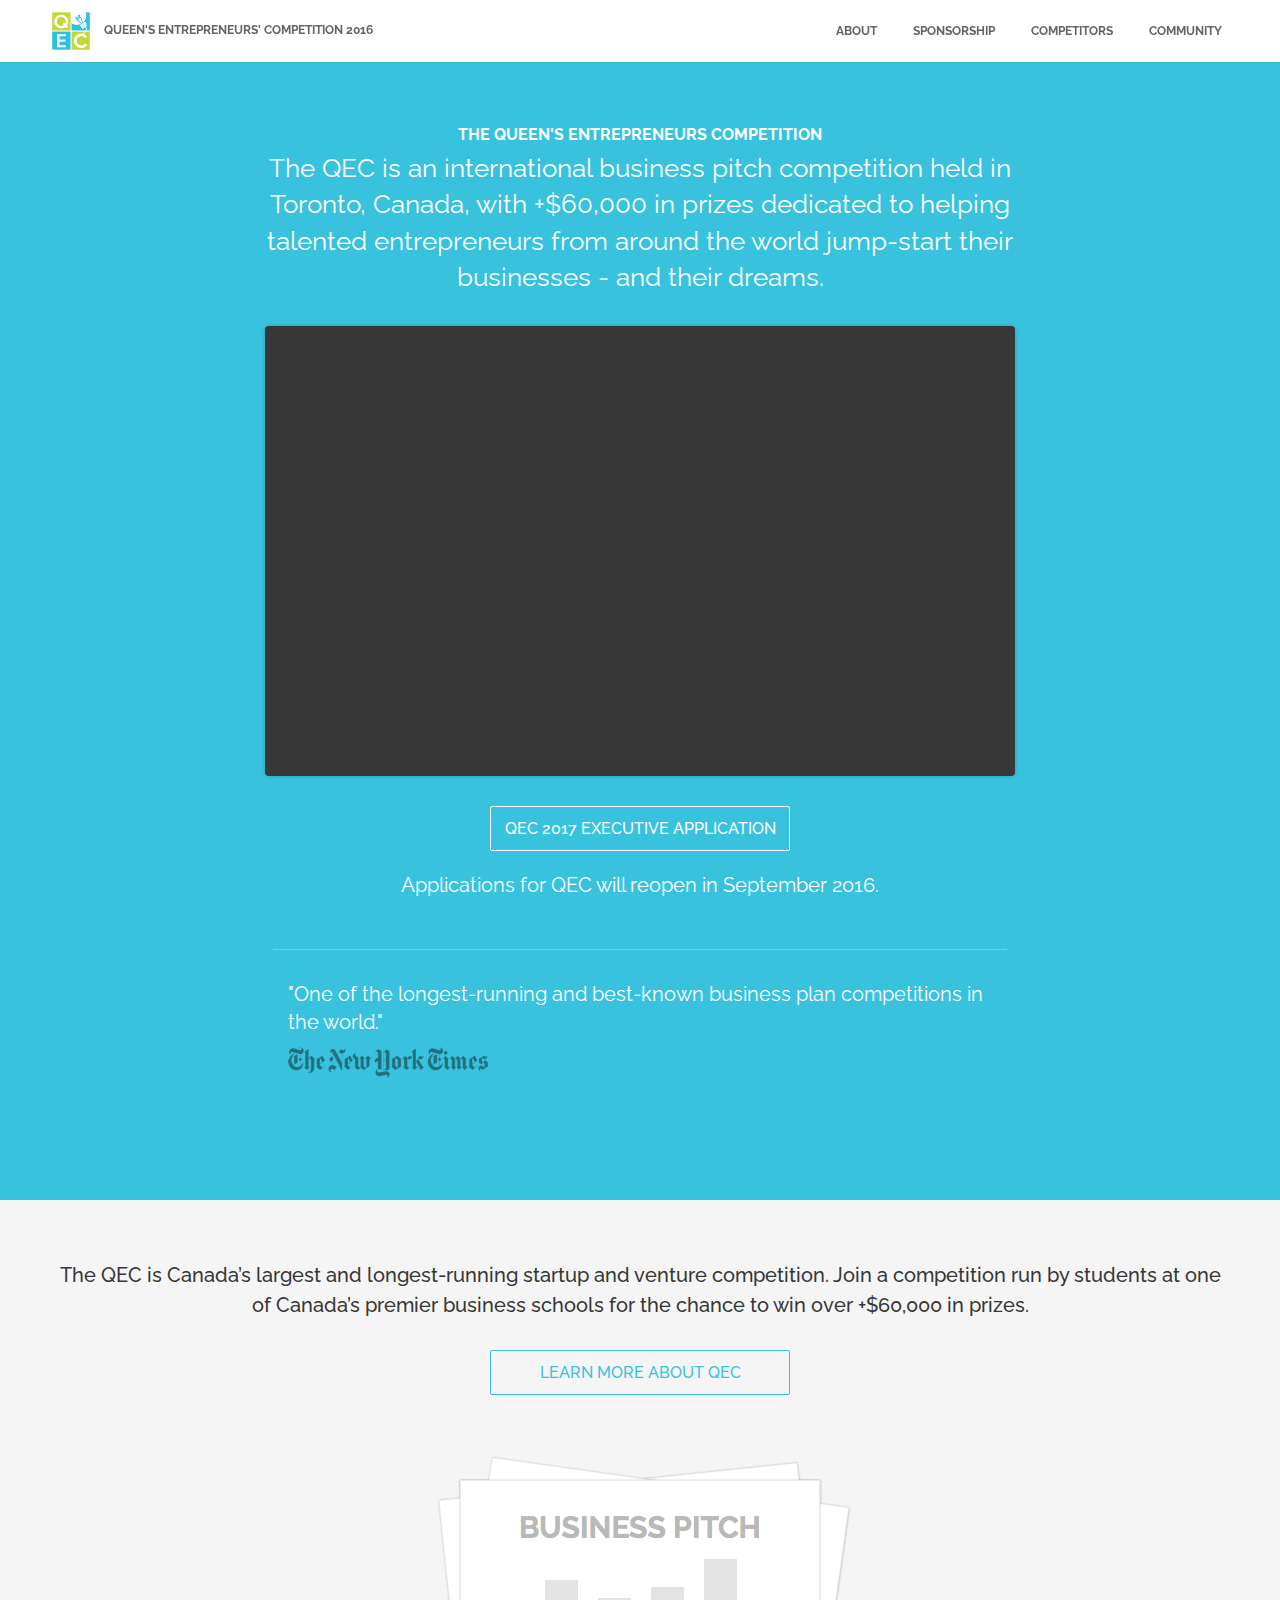
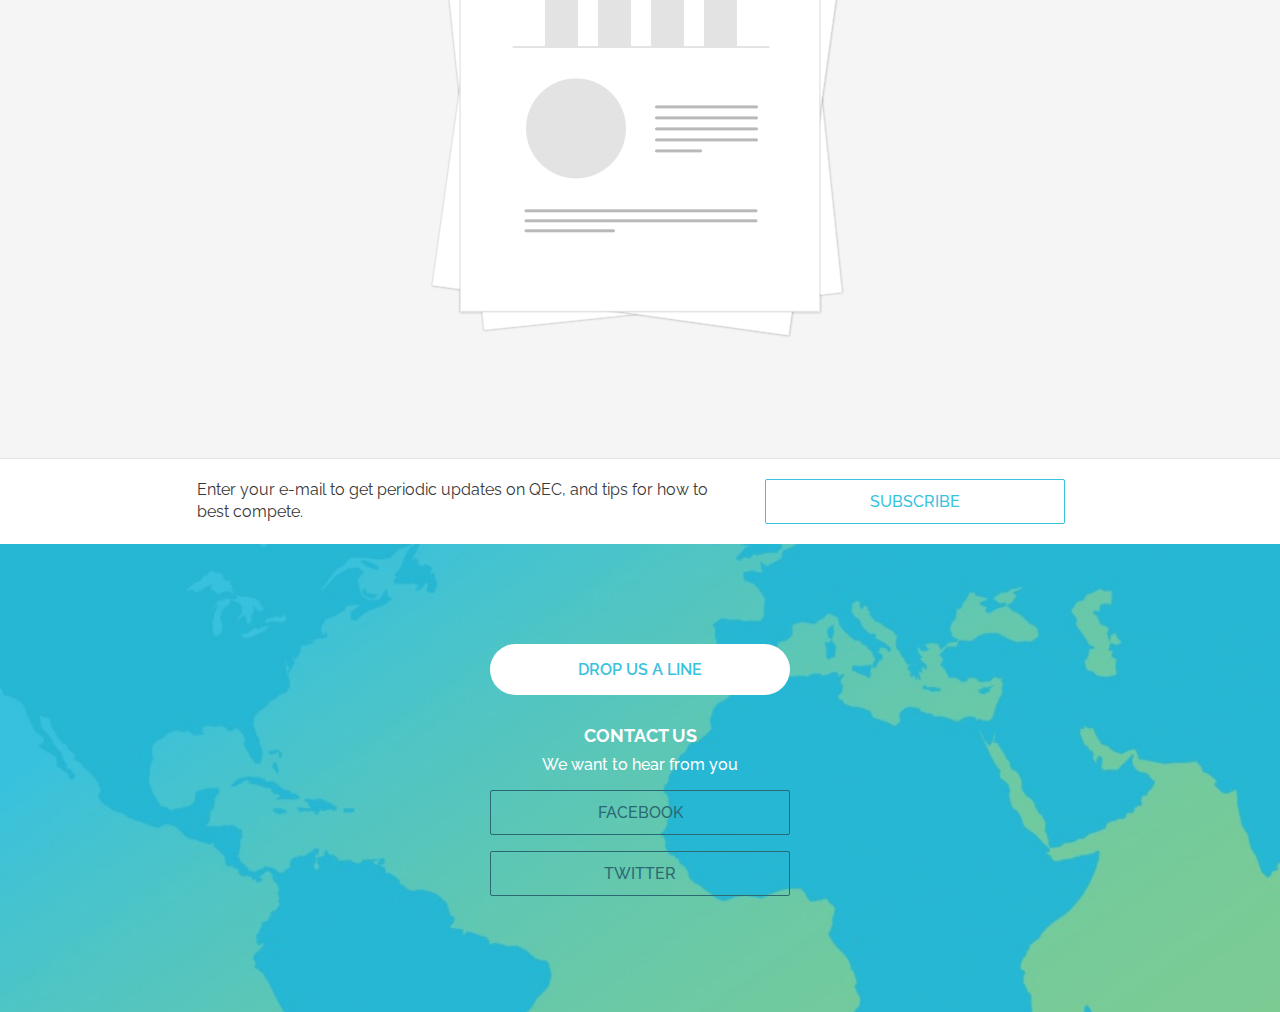
<file: index.html>
<!DOCTYPE html>
	<html>
		<head>
			
			<!-- meta -->
			<meta charset="utf-8">
			<meta name="viewport" content="width=device-width, initial-scale=1, maximum-scale=1.0, user-scalable=no">
			<meta name="description" content="Queen's Entrepreneurs Competition, the largest Canadian business case competition">

			<!-- title -->
			<title>The Queen's Entrepreneurs' Competition 2016</title>
			
			<!-- styles -->
			<link href="assets/sass/vendors/bootstrap.css" rel="stylesheet">
			<link href="assets/sass/main.css" rel="stylesheet">

			<!-- script -->
			<script src="//ajax.googleapis.com/ajax/libs/jquery/1.10.2/jquery.min.js"></script>
			<script src="assets/js/qec.js"></script>

		</head>
		<body>

			<!-- nav -->
			<header class=" [ main-nav ] ">
				<nav class=" [ main-nav__container ] ">
					<ul class=" [ main-nav__links cf ] ">
						<li class=" [ navigation__link__container--left main-nav__link__container navigation__link__container--current ] ">
							<a href="#" class=" [ main-nav__link navigation__link__logo ] "><img class=" [ navigation__logo ] " src="assets/images/logo/qec.svg" /> Queen's Entrepreneurs' Competition 2016</a>
						</li>
						<li class=" [ main-nav__link__container ] ">
							<a href="community" class=" [ main-nav__link ] ">Community</a>
						</li>
						<li class=" [ main-nav__link__container ] ">
							<a href="competitors" class=" [ main-nav__link ] ">Competitors</a>
						</li>
						<li class=" [ main-nav__link__container ] ">
							<a href="sponsorship" class=" [ main-nav__link ] ">Sponsorship</a>
						</li>
						<li class=" [ main-nav__link__container ] ">
							<a href="history" class=" [ main-nav__link ] ">About</a>
						</li>
					</ul>
				</nav>
			</header>

			<!-- masthead -->
			<div class=" [ container-fluid ] ">
				<div class=" [ row row--masthead entrepreneur-hallway ] ">
					<!-- <a href="#" class=" [ masthead__qec-logo ] "></a> -->
					<div class=" [ container masthead ] ">
						<div class=" [ row ] ">
							<div class=" [ col-md-12 ] ">
								<h1 class=" [ masthead__catch ] ">The Queen's Entrepreneurs Competition</h1>
								<p class=" [ masthead__description ] ">The QEC is an international business pitch competition held in Toronto, Canada, with +$60,000 in prizes dedicated to helping talented entrepreneurs from around the world jump-start their businesses - and their dreams.</p>
								<div class=" [ video ] ">
									<iframe width="750" height="450" src="https://www.youtube.com/embed/I4yYOwkaFRk" frameborder="0" allowfullscreen></iframe>
								</div>
								<a href="The-QEC-Executive-Application-2016-2017.docx" class=" [ button button--white ] ">QEC 2017 Executive Application</a>
							</div>
						</div>
						<div class=" [ row ] ">
							<div class=" [ col-md-12 ] " style="margin: 2em auto">
								<p class=" [ masthead__description ] " style="font-size: 2em">Applications for QEC will reopen in September 2016.</p>
							</div>
						</div>
						<div class=" [ row row--top-30 ] ">
							<div class=" [ col-md-2 ] "></div>
							<div class=" [ col-md-8 masthead__helper cf ] ">
								<p class=" [ masthead__helper__text ] ">"One of the longest-running and best-known business plan competitions in the world."</p>
								<img class=" [ masthead__helper__logo ] " src="assets/images/logos/nytb.png">
							</div>
							<div class=" [ col-md-2 ] "></div>
						</div>
					</div>
				</div>
			</div>

			<!-- accolades -->
			<!-- <div class=" [ container-fluid accolades ] ">
				<div class=" [ row row--full-col ] ">
					<div class=" [ col-md-4 col-md-4--full-col accolade ] ">
						<span class=" [ accolade__logo__container ] ">
							<span class=" [ accolade__logo__helper ] "></span>
							<img class=" [ accolade__logo ] " src="assets/images/logos/nyt.svg">
						</span>
						<h3 class=" [ accolade__name ] ">The New York Times</h3>
						<blockquote class=" [ accolade__quote ] ">&ldquo;One of the longest-running and best-known undergraduate business plan competitions in the world.&rdquo;</blockquote>
					</div>
					<div class=" [ col-md-4 col-md-4--full-col accolade ] ">
						<span class=" [ accolade__logo__container ] ">
							<span class=" [ accolade__logo__helper ] "></span>
							<img class=" [ accolade__logo ] " src="assets/images/logos/qsb.svg">
						</span>
						<h3 class=" [ accolade__name ] ">Queen's School of Business</h3>
						<blockquote class=" [ accolade__quote ] ">&ldquo;The Queen’s Entrepreneurs' Competition brings together the brightest young entrepreneurs from around the world.&rdquo;</blockquote>
					</div>
					<div class=" [ col-md-4 col-md-4--full-col accolade ] ">
						<span class=" [ accolade__logo__container ] ">
							<span class=" [ accolade__logo__helper ] "></span>
							<img class=" [ accolade__logo ] " src="assets/images/logos/uow.svg">
						</span>
						<h3 class=" [ accolade__name ] ">University of Waterloo</h3>
						<blockquote class=" [ accolade__quote ] ">&ldquo;The largest undergraduate entrepreneurship competition in Canada.&rdquo;</blockquote>
					</div>
				</div>
			</div> -->

			<!-- contact/footer -->
			<div class=" [ container container--content ] ">
				<div class=" [ row ] ">
					<div class=" [ col-md-12 content ] ">
						<h3 class=" [ content__heading ] ">The QEC is Canada’s largest and longest-running startup and venture competition. Join a competition run by students at one of Canada’s premier business schools for the chance to win over +$60,000 in prizes.</h3>
						<a href="history" class=" [ button button--blue ] ">Learn More About QEC</a>
						<img class=" [ graphic--business-pitch ] " src="assets/images/graphic/bizpitch.png">
					</div>
				</div>
				<!-- <div class=" [ row ] ">
					<div class=" [ col-md-12 content ] ">
						<h3 class=" [ content__heading ] ">PAST SPONSORS</h3>
					</div>
					<div class=" [ col-md-3 ] ">
						<a href="https://www.loyalty.com/" target="blank" class=" [ sponsor-link loyalty-one ] "></a>
					</div>
					<div class=" [ col-md-3 ] ">
						<a href="" target="blank" class=" [ sponsor-link toronto-entrepreneurs ] "></a>
					</div>
					<div class=" [ col-md-3 ] ">
						<a href="" target="blank" class=" [ sponsor-link experience-point ] "></a>
					</div>
					<div class=" [ col-md-3 ] ">
						<a href="" target="blank" class=" [ sponsor-link queens-school-business ] "></a>
					</div>
				</div>
				<div class=" [ row ] ">
					<div class=" [ col-md-3 ] ">
						<a href="" target="blank" class=" [ sponsor-link jackson-triggs ] "></a>
					</div>
					<div class=" [ col-md-3 ] ">
						<a href="" target="blank" class=" [ sponsor-link accelerator-center ] "></a>
					</div>
					<div class=" [ col-md-3 ] ">
						<a href="sponsorship" class=" [ sponsor-link sponsor-link--blue ] ">Sponsor QEC</a>
					</div>
				</div> -->
			</div>

			<div class=" [ container-fluid ] ">
				<div class=" [ row row--white ] ">
					<!-- <a href="#" class=" [ masthead__qec-logo ] "></a> -->
					<div class=" [ container ] ">
						<div class=" [ row row--subscribe ] ">
							<div class=" [ col-md-1 ] "></div>
							<div class=" [ col-md-6 ] ">
								<p class=" [ subscribe__text ] ">Enter your e-mail to get periodic updates on QEC, and tips for how to best compete.</p>
							</div>
							<div class=" [ col-md-4 ] ">
								<a href="http://eepurl.com/bvUdev" class=" [ button button--blue ] ">Subscribe</a>
							</div>
							<div class=" [ col-md-1 ] "></div>
						</div>
					</div>
				</div>
			</div>

			<!-- contact/footer -->
			<div class=" [ container-fluid ] ">
				<div class=" [ row contact ] ">
					<a href="mailto:info@theqec.com" class=" [ button button--contact ] ">Drop Us A Line</a>
					<h4 class=" [ contact__header ] ">Contact Us</h4>
					<p class=" [ contact__description ] ">We want to hear from you</p>

					<a href="https://www.facebook.com/TheQueensEntrepreneursCompetition?fref=ts" target="blank" class=" [ button button--social ] ">Facebook</a>
					<a href="https://twitter.com/theqec" target="blank" class=" [ button button--social ] ">Twitter</a>
				</div>
			</div>

			<!-- scripts -->
			<script>
				(function(i,s,o,g,r,a,m){i['GoogleAnalyticsObject']=r;i[r]=i[r]||function(){
				(i[r].q=i[r].q||[]).push(arguments)},i[r].l=1*new Date();a=s.createElement(o),
				m=s.getElementsByTagName(o)[0];a.async=1;a.src=g;m.parentNode.insertBefore(a,m)
				})(window,document,'script','//www.google-analytics.com/analytics.js','ga');

				ga('create', 'UA-66246612-1', 'auto');
				ga('send', 'pageview');
			</script>

		</body>
	</html>
</file>
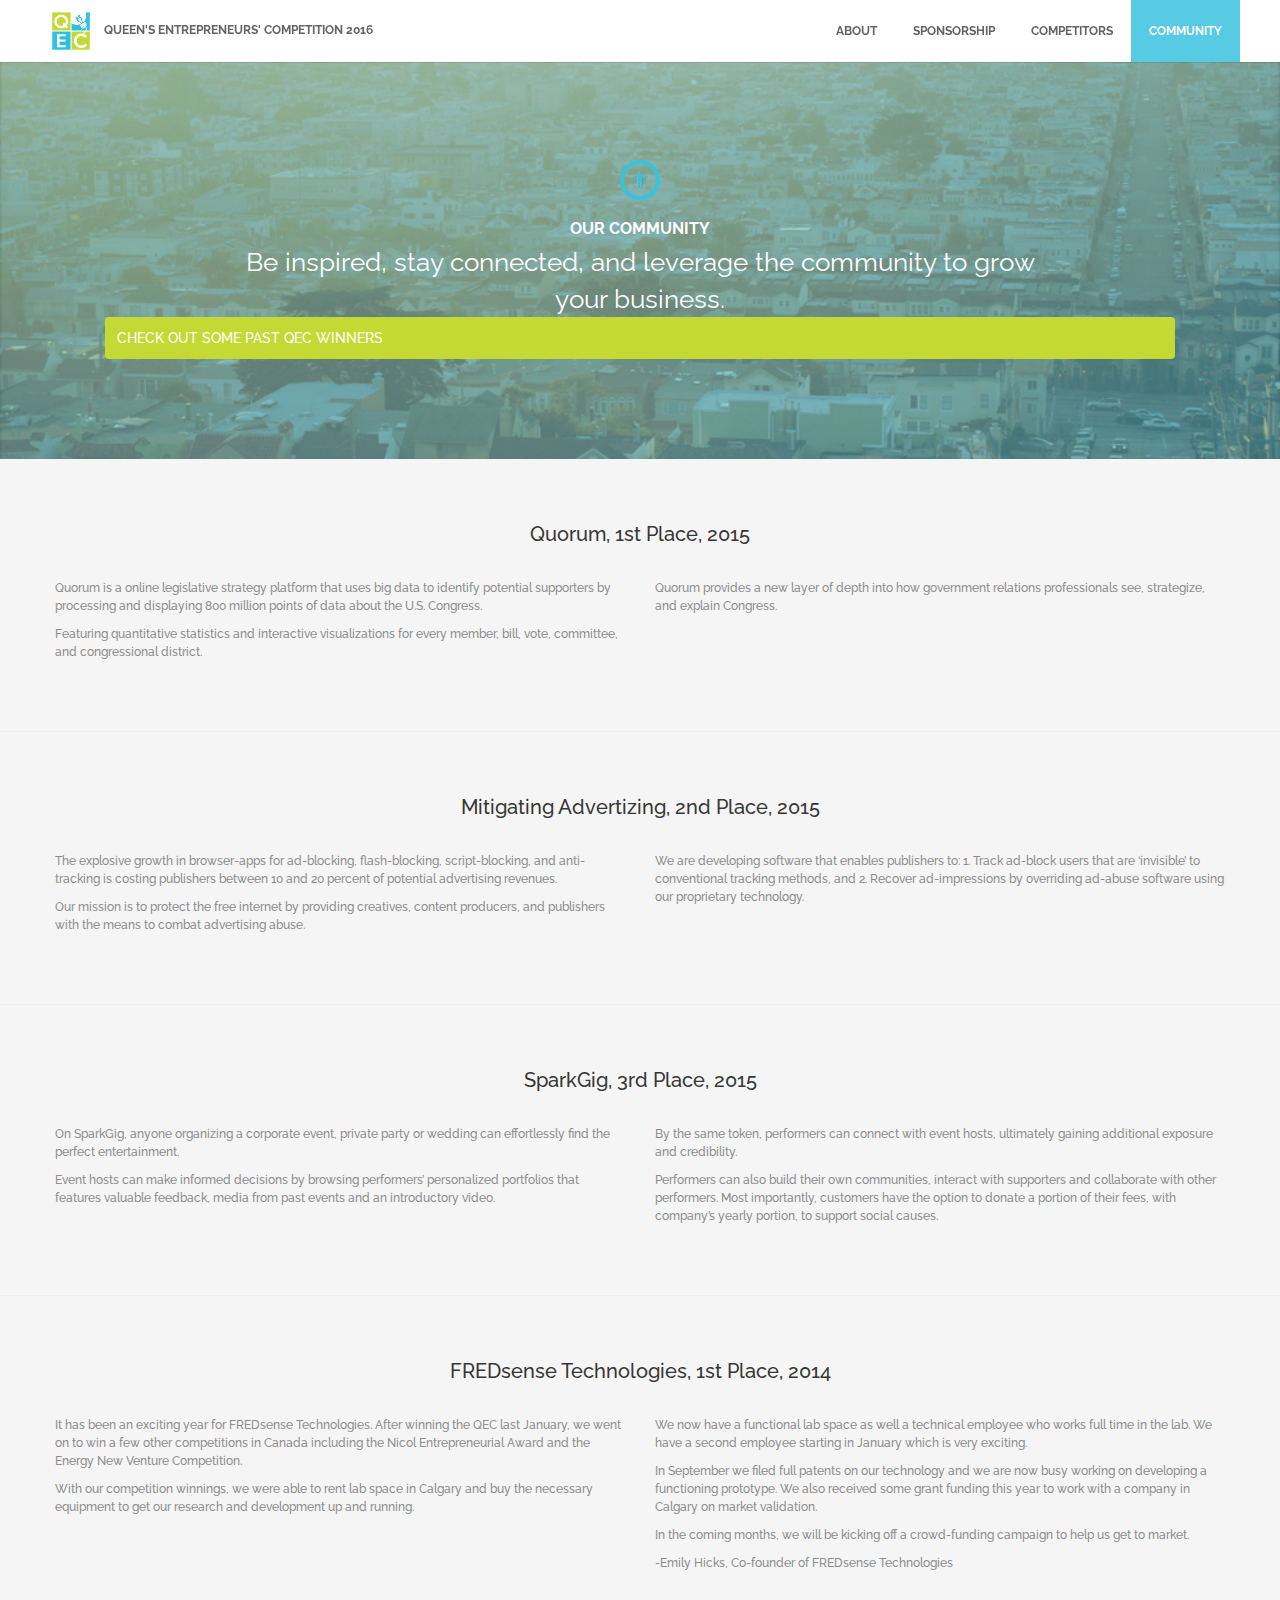
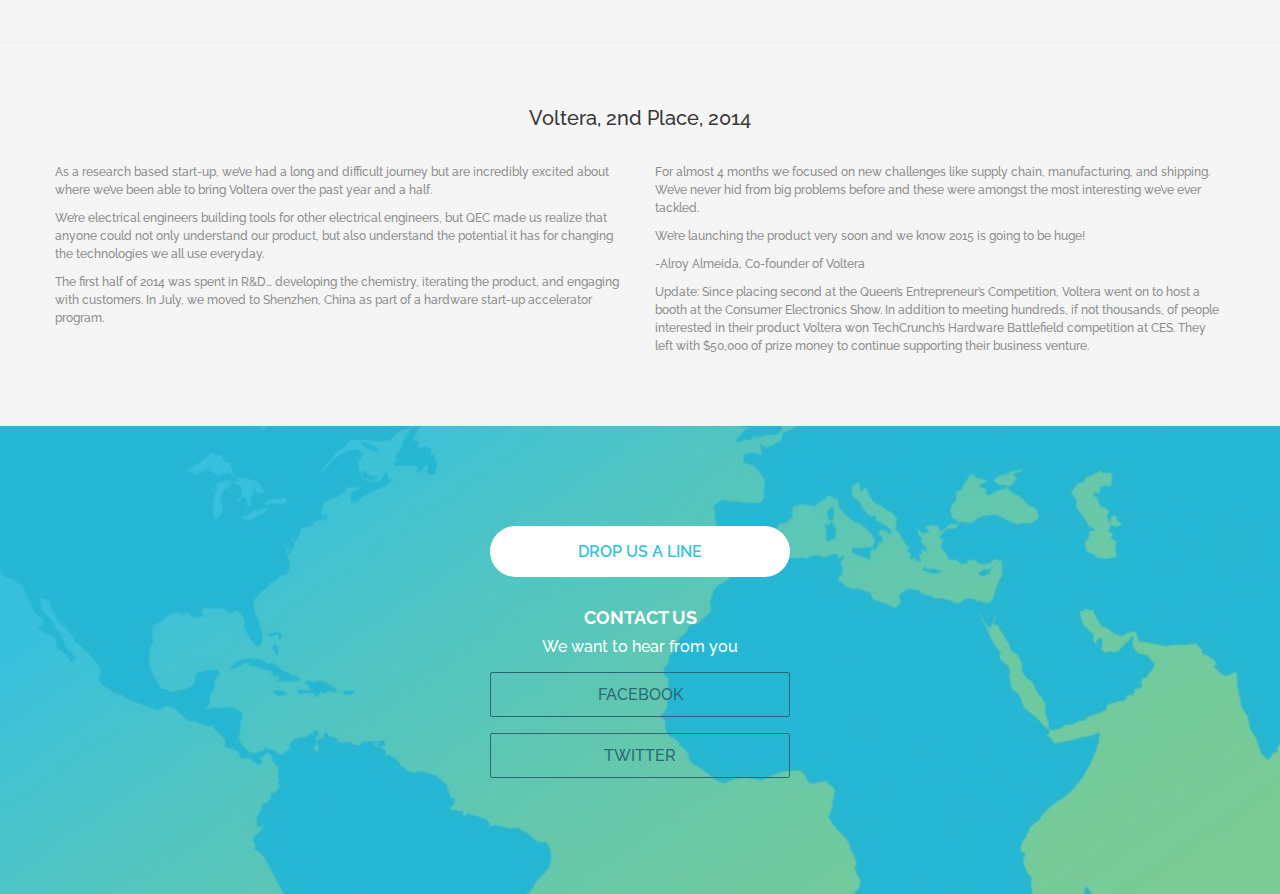
<file: community/index.html>
<!DOCTYPE html>
	<html>
		<head>
			
			<!-- meta -->
			<meta charset="utf-8">
			<meta name="viewport" content="width=device-width, initial-scale=1">

			<!-- title -->
			<title>Our Community - The Queen's Entrepreneurs' Competition 2016</title>
			
			<!-- styles -->
			<link href="../assets/sass/vendors/bootstrap.css" rel="stylesheet">
			<link href="../assets/sass/main.css" rel="stylesheet">

			<!-- script -->
			<script src="//ajax.googleapis.com/ajax/libs/jquery/1.10.2/jquery.min.js"></script>
			<script src="../assets/js/qec.js"></script>

		</head>
		<body>

			<!-- nav -->
			<header class=" [ main-nav ] ">
				<nav class=" [ main-nav__container ] ">
					<ul class=" [ main-nav__links cf ] ">
						<li class=" [ navigation__link__container--left navigation__link__container--current ] ">
							<a href="../" class=" [ main-nav__link navigation__link__logo ] "><img class=" [ navigation__logo ] " src="../assets/images/logo/qec.svg" /> Queen's Entrepreneurs' Competition 2016</a>
						</li>
						<li class=" [ main-nav__link__container ] ">
							<a href="#" class=" [ main-nav__link main-nav__link--active ] ">Community</a>
						</li>
						<li class=" [ main-nav__link__container ] ">
							<a href="../competitors" class=" [ main-nav__link ] ">Competitors</a>
						</li>
						<li class=" [ main-nav__link__container ] ">
							<a href="../sponsorship" class=" [ main-nav__link ] ">Sponsorship</a>
						</li>
						<li class=" [ main-nav__link__container ] ">
							<a href="../history" class=" [ main-nav__link ] ">About</a>
						</li>
					</ul>
				</nav>
			</header>

			<!-- masthead -->
			<div class=" [ container-fluid ] ">
				<div class=" [ row row--masthead row--row--masthead community-housing ] ">
					<div class=" [ container masthead ] ">
						<div class=" [ row ] ">
							<div class=" [ col-md-12 ] ">
								<i class=" [ masthead__icon ] "></i>
								<h1 class=" [ masthead__catch ] ">OUR COMMUNITY</h1>
								<p class=" [ masthead__description ] ">Be inspired, stay connected, and leverage the community to grow your business.</p>
								<a class=" [ button-link button-link--green ] ">
									<p class=" [ button-link__text button-link__text--white ] ">Check out some past QEC winners</p>
								</a>
							</div>
						</div>
					</div>
				</div>
			</div>

			<!-- reinforce your reputation -->
			<div class=" [ container container--content ] ">
				<div class=" [ row ] ">
					<div class=" [ col-md-12 content ] ">
						<h3 class=" [ content__heading ] ">Quorum, 1st Place, 2015</h3>
					</div>
				</div>
				<div class=" [ row ] ">
					<div class=" [ col-md-6 content ] ">
						<p class=" [ content__bullet ] ">Quorum is a online legislative strategy platform that uses big data to identify potential supporters by processing and displaying 800 million points of data about the U.S. Congress.</p>
						<p class=" [ content__bullet ] ">Featuring quantitative statistics and interactive visualizations for every member, bill, vote, committee, and congressional district.</p>
					</div>
					<div class=" [ col-md-6 content ] ">
						<p class=" [ content__bullet ] ">Quorum provides a new layer of depth into how government relations professionals see, strategize, and explain Congress.</p>
					</div>
				</div>
			</div>

			<hr>

			<div class=" [ container container--content ] ">
				<div class=" [ row ] ">
					<div class=" [ col-md-12 content ] ">
						<h3 class=" [ content__heading ] ">Mitigating Advertizing, 2nd Place, 2015</h3>
					</div>
				</div>
				<div class=" [ row ] ">
					<div class=" [ col-md-6 content ] ">
						<p class=" [ content__bullet ] ">The explosive growth in browser-apps for ad-blocking, flash-blocking, script-blocking, and anti-tracking is costing publishers between 10 and 20 percent of potential advertising revenues.</p>
						<p class=" [ content__bullet ] ">Our mission is to protect the free internet by providing creatives, content producers, and publishers with the means to combat advertising abuse.</p>
					</div>
					<div class=" [ col-md-6 content ] ">
						<p class=" [ content__bullet ] ">We are developing software that enables publishers to: 1. Track ad-block users that are ‘invisible’ to conventional tracking methods, and 2. Recover ad-impressions by overriding ad-abuse software using our proprietary technology.</p>
					</div>
				</div>
			</div>

			<hr>

			<div class=" [ container container--content ] ">
				<div class=" [ row ] ">
					<div class=" [ col-md-12 content ] ">
						<h3 class=" [ content__heading ] ">SparkGig, 3rd Place, 2015</h3>
					</div>
				</div>
				<div class=" [ row ] ">
					<div class=" [ col-md-6 content ] ">
						<p class=" [ content__bullet ] ">On SparkGig, anyone organizing a corporate event, private party or wedding can effortlessly find the perfect entertainment.</p>
						<p class=" [ content__bullet ] ">Event hosts can make informed decisions by browsing performers’ personalized portfolios that features valuable feedback, media from past events and an introductory video.</p>
					</div>
					<div class=" [ col-md-6 content ] ">
						<p class=" [ content__bullet ] ">By the same token, performers can connect with event hosts, ultimately gaining additional exposure and credibility.</p>
						<p class=" [ content__bullet ] ">Performers can also build their own communities, interact with supporters and collaborate with other performers. Most importantly, customers have the option to donate a portion of their fees, with company’s yearly portion, to support social causes.</p>
					</div>
				</div>
			</div>

			<hr>

			<div class=" [ container container--content ] ">
				<div class=" [ row ] ">
					<div class=" [ col-md-12 content ] ">
						<h3 class=" [ content__heading ] ">FREDsense Technologies, 1st Place, 2014</h3>
					</div>
				</div>
				<div class=" [ row ] ">
					<div class=" [ col-md-6 content ] ">
						<p class=" [ content__bullet ] ">It has been an exciting year for FREDsense Technologies. After winning the QEC last January, we went on to win a few other competitions in Canada including the Nicol Entrepreneurial Award and the Energy New Venture Competition.</p>
						<p class=" [ content__bullet ] ">With our competition winnings, we were able to rent lab space in Calgary and buy the necessary equipment to get our research and development up and running.</p>
					</div>
					<div class=" [ col-md-6 content ] ">
						<p class=" [ content__bullet ] ">We now have a functional lab space as well a technical employee who works full time in the lab. We have a second employee starting in January which is very exciting.</p>
						<p class=" [ content__bullet ] ">In September we filed full patents on our technology and we are now busy working on developing a functioning prototype. We also received some grant funding this year to work with a company in Calgary on market validation.</p>
						<p class=" [ content__bullet ] ">In the coming months, we will be kicking off a crowd-funding campaign to help us get to market.</p>
						<p class=" [ content__bullet ] ">-Emily Hicks, Co-founder of FREDsense Technologies</p>
					</div>
				</div>
			</div>

			<hr>

			<div class=" [ container container--content ] ">
				<div class=" [ row ] ">
					<div class=" [ col-md-12 content ] ">
						<h3 class=" [ content__heading ] ">Voltera, 2nd Place, 2014</h3>
					</div>
				</div>
				<div class=" [ row ] ">
					<div class=" [ col-md-6 content ] ">
						<p class=" [ content__bullet ] ">As a research based start-up, we’ve had a long and difficult journey but are incredibly excited about where we’ve been able to bring Voltera over the past year and a half.</p>
						<p class=" [ content__bullet ] ">We’re electrical engineers building tools for other electrical engineers, but QEC made us realize that anyone could not only understand our product, but also understand the potential it has for changing the technologies we all use everyday.</p>
						<p class=" [ content__bullet ] ">The first half of 2014 was spent in R&D… developing the chemistry, iterating the product, and engaging with customers. In July, we moved to Shenzhen, China as part of a hardware start-up accelerator program.</p>
					</div>
					<div class=" [ col-md-6 content ] ">
						<p class=" [ content__bullet ] ">For almost 4 months we focused on new challenges like supply chain, manufacturing, and shipping. We’ve never hid from big problems before and these were amongst the most interesting we’ve ever tackled.</p>
						<p class=" [ content__bullet ] ">We’re launching the product very soon and we know 2015 is going to be huge!</p>
						<p class=" [ content__bullet ] ">-Alroy Almeida, Co-founder of Voltera</p>
						<p class=" [ content__bullet ] ">Update: Since placing second at the Queen’s Entrepreneur’s Competition, Voltera went on to host a booth at the Consumer Electronics Show. In addition to meeting hundreds, if not thousands, of people interested in their product Voltera won TechCrunch’s Hardware Battlefield competition at CES. They left with $50,000 of prize money to continue supporting their business venture.</p>
					</div>
				</div>
			</div>

			<hr>

			<!-- contact/footer -->
			<div class=" [ container-fluid ] ">
				<div class=" [ row contact ] ">
					<a href="mailto:info@theqec.com" class=" [ button button--contact ] ">Drop Us A Line</a>
					<h4 class=" [ contact__header ] ">Contact Us</h4>
					<p class=" [ contact__description ] ">We want to hear from you</p>

					<a href="https://www.facebook.com/TheQueensEntrepreneursCompetition?fref=ts" target="blank" class=" [ button button--social ] ">Facebook</a>
					<a href="https://twitter.com/theqec" target="blank" class=" [ button button--social ] ">Twitter</a>
				</div>
			</div>

			<!-- scripts -->
			<script>
				(function(i,s,o,g,r,a,m){i['GoogleAnalyticsObject']=r;i[r]=i[r]||function(){
				(i[r].q=i[r].q||[]).push(arguments)},i[r].l=1*new Date();a=s.createElement(o),
				m=s.getElementsByTagName(o)[0];a.async=1;a.src=g;m.parentNode.insertBefore(a,m)
				})(window,document,'script','//www.google-analytics.com/analytics.js','ga');

				ga('create', 'UA-66246612-1', 'auto');
				ga('send', 'pageview');
			</script>

		</body>
	</html>
</file>
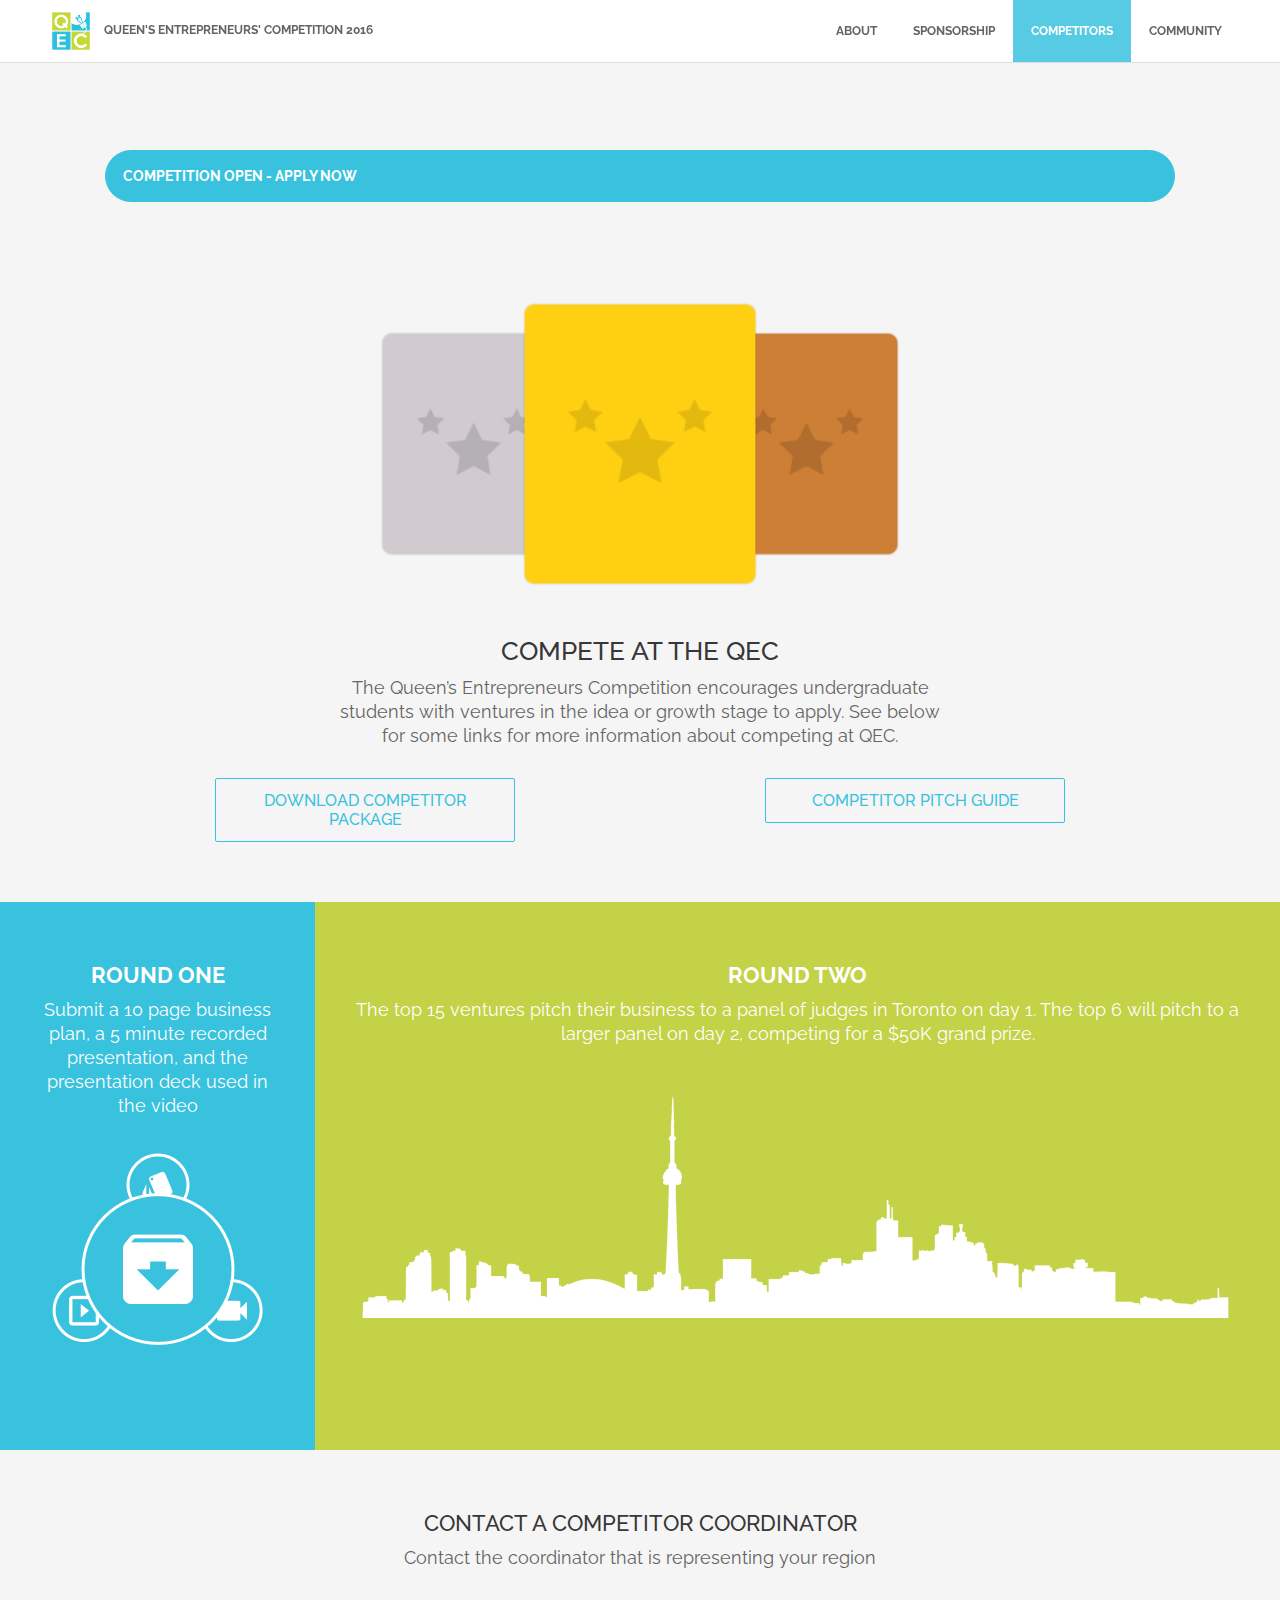
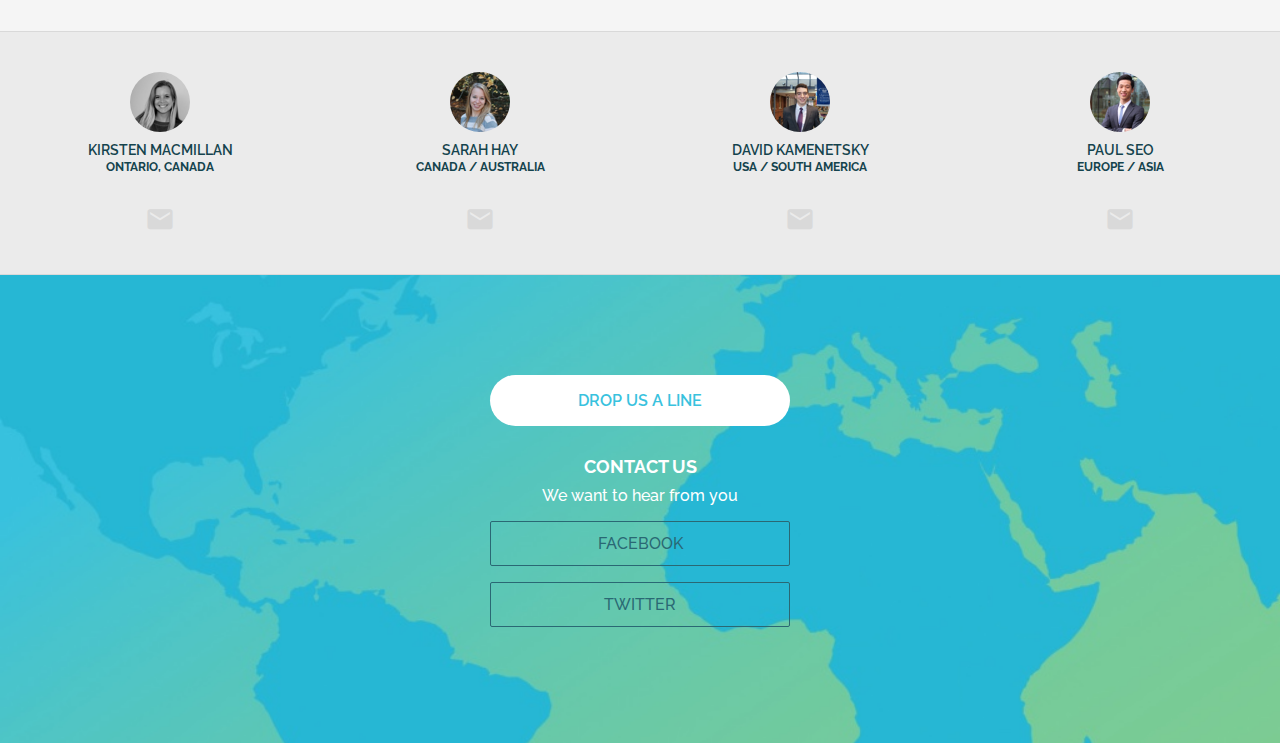
<file: competitors/index.html>
<!DOCTYPE html>
	<html>
		<head>
			
			<!-- meta -->
			<meta charset="utf-8">
			<meta name="viewport" content="width=device-width, initial-scale=1, maximum-scale=1.0, user-scalable=no">
			<meta name="description" content="Queen's Entrepreneurs Competition, the largest Canadian business case competition">

			<!-- title -->
			<title>Competitors: The Queen's Entrepreneurs' Competition 2016</title>
			
			<!-- styles -->
			<link href="../assets/sass/vendors/bootstrap.css" rel="stylesheet">
			<link href="../assets/sass/main.css" rel="stylesheet">

			<!-- script -->
			<script type="text/javascript" src="//ajax.googleapis.com/ajax/libs/jquery/1.10.2/jquery.min.js"></script>
			<script src="../assets/js/qec.js"></script>

		</head>
		<body>

			<!-- nav -->
			<header class=" [ main-nav ] ">
				<nav class=" [ main-nav__container ] ">
					<ul class=" [ main-nav__links cf ] ">
						<li class=" [ navigation__link__container--left navigation__link__container--current ] ">
							<a href="../" class=" [ main-nav__link navigation__link__logo ] "><img class=" [ navigation__logo ] " src="../assets/images/logo/qec.svg" /> Queen's Entrepreneurs' Competition 2016</a>
						</li>
						<li class=" [ main-nav__link__container ] ">
							<a href="../community" class=" [ main-nav__link ] ">Community</a>
						</li>
						<li class=" [ main-nav__link__container ] ">
							<a href="#" class=" [ main-nav__link main-nav__link--active ] ">Competitors</a>
						</li>
						<li class=" [ main-nav__link__container ] ">
							<a href="../sponsorship" class=" [ main-nav__link ] ">Sponsorship</a>
						</li>
						<li class=" [ main-nav__link__container ] ">
							<a href="../history" class=" [ main-nav__link ] ">About</a>
						</li>
					</ul>
				</nav>
			</header>

			<!-- masthead -->
			<div class=" [ container-fluid ] ">
				<div class=" [ row comeptitors ] ">
					<div class=" [ container masthead ] ">
						<div class=" [ row ] ">
							<div class=" [ col-md-12 ] ">
								<a class=" [ indicator ] ">Competition Open - Apply Now</a>



<!-- href="mailto:submissions@theqec.com?&subject=Your Venture Name - QEC Preliminary Round Submission&body=THE QUEEN’S ENTREPRENEURS COMPETITION 
PRELIMINARY ROUND SUBMISSION%0A%0AVenture Name:%0ACompetitor Names:%0ABusiness Plan Attached (Yes / No):%0AYouTube Link To Video:%0APresentation Used in Video Attached (Yes / No):%0AOther Comments:%0A%0A%0AI certify that I have read the Queen’s Entrepreneurs Competition rules and regulations and all aspects of this submission are compliant with the expressed requirements.%0A(Go to theqec.com/competitors for rules and regulations)%0A%0APrint names to confirm the above statement:%0A%0A%0A%0AThank you for applying :)" -->


								<img class=" [ competitor-awards ] " src="../assets/images/graphic/awards.png">
								<h1 class=" [ masthead__catch--sub ] ">Compete at the QEC</h1>
								<p class=" [ masthead__description--sub ] ">The Queen’s Entrepreneurs Competition encourages undergraduate students with ventures in the idea or growth stage to apply. See below for some links for more information about competing at QEC.</p>
							</div>
						</div>
						<div class=" [ row ] ">
							<div class=" [ col-md-6 ] ">
								<a href="../Comp Package 2015_2016.pdf" class=" [ button button--blue button--margin ] ">Download Competitor Package</a>
							</div>
							<div class=" [ col-md-6 ] ">
								<a href="../competitor-pitch-guide.pdf" class=" [ button button--blue button--margin ] ">Competitor Pitch Guide</a>
							</div>
							<!-- <div class=" [ col-md-4 ] ">
								<a href="../Rules & Regs 2016.pdf" class=" [ button button--blue button--margin ] ">Competition Rules and Regulations</a>
							</div>
							<div class=" [ col-md-4 ] ">
								<a href="../QEC Submission Template.docx" class=" [ button button--blue button--margin ] ">Download Round One Submission Title Page</a>
							</div> -->
						</div>
						<!-- <div class=" [ row ] ">
							<div class=" [ col-md-4 ] "></div>
							<div class=" [ col-md-4 ] ">
								<a href="../competitor-pitch-guide.pdf" class=" [ button button--blue button--margin ] ">Competitor Pitch Guide</a>
							</div>
							<div class=" [ col-md-4 ] "></div>
						</div> -->
					</div>
				</div>
			</div>

			<div class=" [ container-fluid ] ">
				<div class=" [ row row--full-col ] ">
					<div class=" [ col-md-6 rounds round-one col-md-6--full-col ] ">
						<h3 class=" [ round__header ] ">Round One</h3>
						<p class=" [ round__description ] ">Submit a 10 page business plan, a 5 minute recorded presentation, and the presentation deck used in the video</p>
						<img class=" [ round__graphic ] " src="../assets/images/graphic/upload.png">
					</div>
					<div class=" [ col-md-6 rounds round-two col-md-6--full-col ] ">
						<h3 class=" [ round__header ] ">Round Two</h3>
						<p class=" [ round__description ] ">The top 15 ventures pitch their business to a panel of judges in Toronto on day 1. The top 6 will pitch to a larger panel on day 2, competing for a $50K grand prize.</p>
						<img class=" [ round__graphic ] " src="../assets/images/graphic/toronto.skyline.png">
					</div>
				</div>
			</div>

			<!-- contact coordinators -->
			<div class=" [ container container--content ] ">
				<div class=" [ row ] ">
					<div class=" [ col-md-12 content ] ">
						<h3 class=" [ content__heading--sub ] ">Contact A Competitor Coordinator</h3>
						<p class=" [ content__bullet--sub ] ">Contact the coordinator that is representing your region</p>
					</div>
				</div>
				<div class=" [ row ] ">
					<div class=" [ col-md-12 ] ">
						
					</div>
				</div>
			</div>

			<div class=" [ container-fluid ] ">
				<div class=" [ row row--comp-coord ] ">
					<div class=" [ col-md-3 ] ">
						<a href="mailto:Kirsten.MacMillan@theqec.com" class=" [ comp-coordinator ] ">
							<img class=" [ comp-coordinator__avatar ] " src="../assets/images/graphic/avatars/kirsten.macmillan.png">
							<p class=" [ comp-coordinator__name ] ">Kirsten MacMillan</p>
							<p class=" [ comp-coordinator__region ] ">Ontario, Canada</p>
							<i class=" [ comp-coordinator__icon ] "></i>
						</a>
					</div>
					<div class=" [ col-md-3 ] ">
						<a href="mailto:Sarah.Hay@theqec.com" class=" [ comp-coordinator ] ">
							<img class=" [ comp-coordinator__avatar ] " src="../assets/images/graphic/avatars/sarah.hay.png">
							<p class=" [ comp-coordinator__name ] ">Sarah Hay</p>
							<p class=" [ comp-coordinator__region ] ">Canada / Australia</p>
							<i class=" [ comp-coordinator__icon ] "></i>
						</a>
					</div>
					<div class=" [ col-md-3 ] ">
						<a href="mailto:David.Kamenetsky@theqec.com" class=" [ comp-coordinator ] ">
							<img class=" [ comp-coordinator__avatar ] " src="../assets/images/graphic/avatars/david.kamenetsky.png">
							<p class=" [ comp-coordinator__name ] ">David Kamenetsky</p>
							<p class=" [ comp-coordinator__region ] ">USA / South America</p>
							<i class=" [ comp-coordinator__icon ] "></i>
						</a>
					</div>
					<div class=" [ col-md-3 ] ">
						<a href="mailto:Paul.Seo@theqec.com" class=" [ comp-coordinator ] ">
							<img class=" [ comp-coordinator__avatar ] " src="../assets/images/graphic/avatars/paul.seo.png">
							<p class=" [ comp-coordinator__name ] ">Paul Seo</p>
							<p class=" [ comp-coordinator__region ] ">Europe / Asia</p>
							<i class=" [ comp-coordinator__icon ] "></i>
						</a>
					</div>
				</div>
			</div>

			<!-- contact/footer -->
			<div class=" [ container-fluid ] ">
				<div class=" [ row contact ] ">
					<a href="mailto:info@theqec.com" class=" [ button button--contact ] ">Drop Us A Line</a>
					<h4 class=" [ contact__header ] ">Contact Us</h4>
					<p class=" [ contact__description ] ">We want to hear from you</p>

					<a href="https://www.facebook.com/TheQueensEntrepreneursCompetition?fref=ts" target="blank" class=" [ button button--social ] ">Facebook</a>
					<a href="https://twitter.com/theqec" target="blank" class=" [ button button--social ] ">Twitter</a>
				</div>
			</div>

			<!-- scripts -->
			<script>
				(function(i,s,o,g,r,a,m){i['GoogleAnalyticsObject']=r;i[r]=i[r]||function(){
				(i[r].q=i[r].q||[]).push(arguments)},i[r].l=1*new Date();a=s.createElement(o),
				m=s.getElementsByTagName(o)[0];a.async=1;a.src=g;m.parentNode.insertBefore(a,m)
				})(window,document,'script','//www.google-analytics.com/analytics.js','ga');

				ga('create', 'UA-66246612-1', 'auto');
				ga('send', 'pageview');
			</script>

		</body>
	</html>
</file>
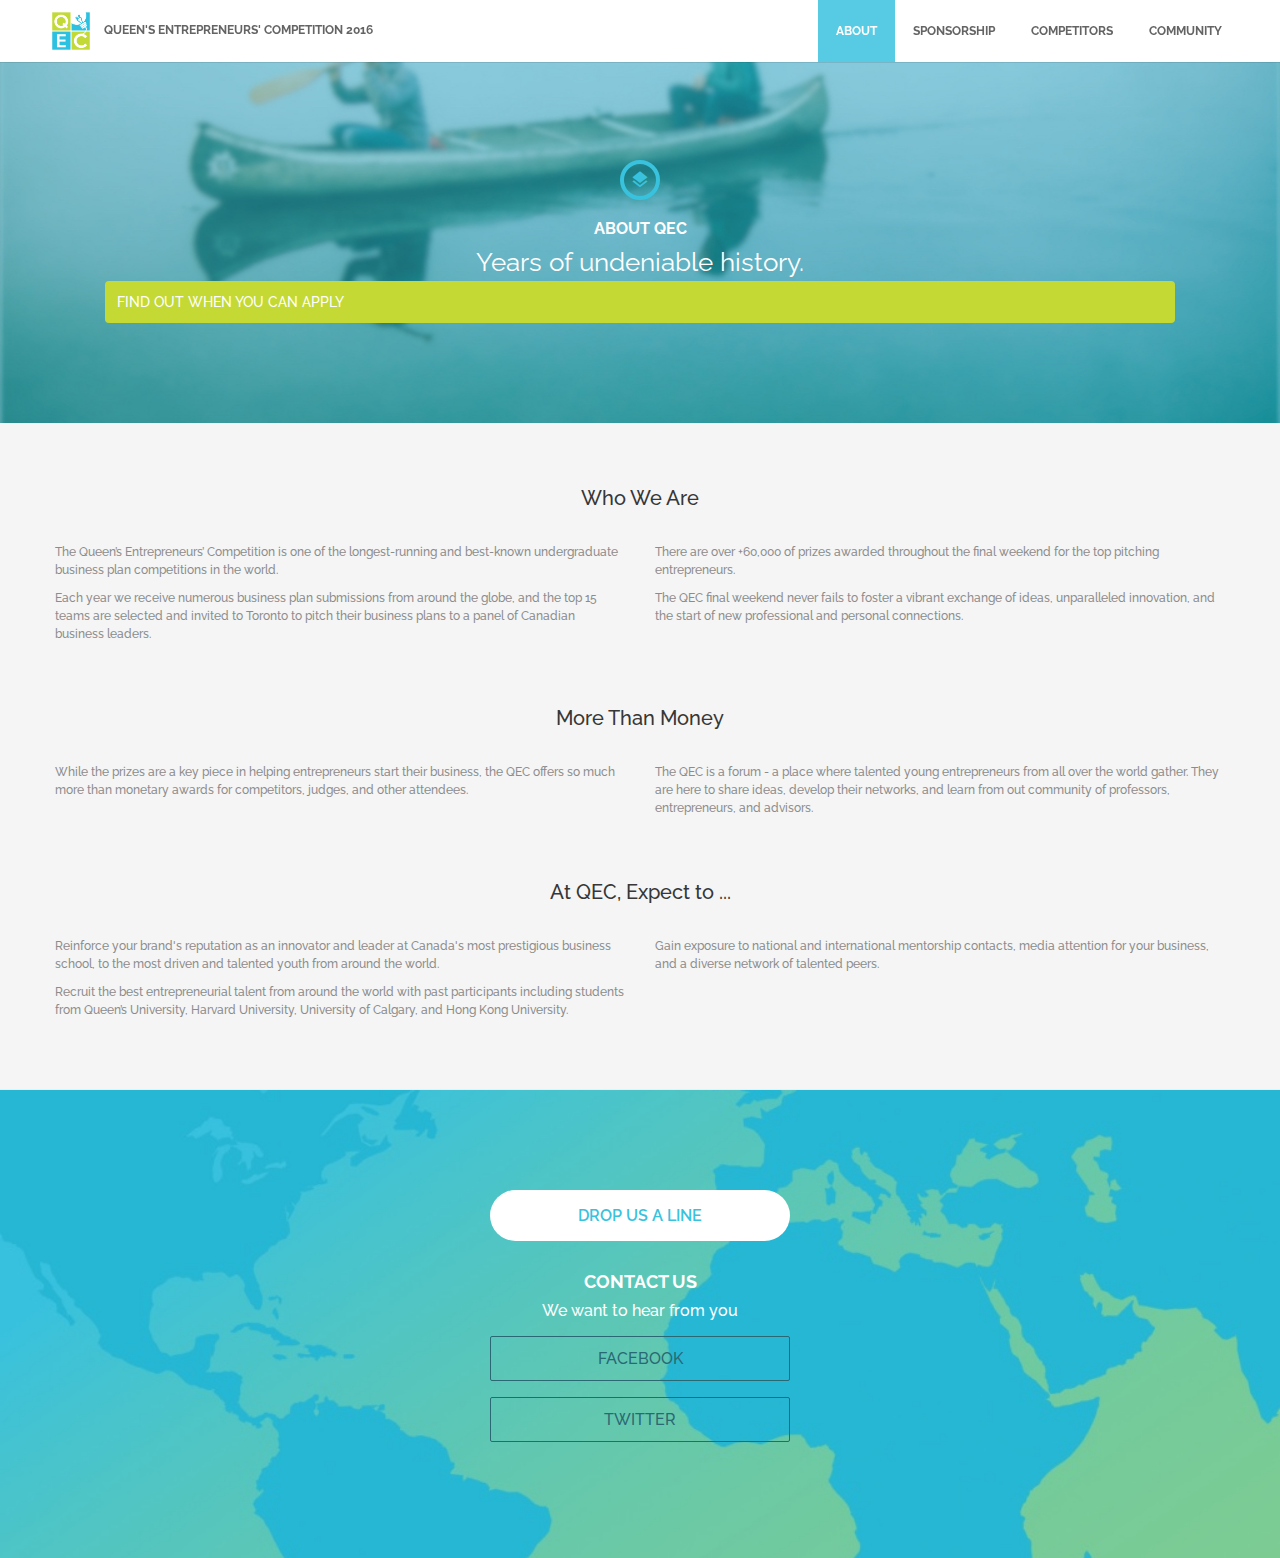
<file: history/index.html>
<!DOCTYPE html>
	<html>
		<head>
			
			<!-- meta -->
			<meta charset="utf-8">
			<meta name="viewport" content="width=device-width, initial-scale=1">

			<!-- title -->
			<title>Our Community - The Queen's Entrepreneurs' Competition 2016</title>
			
			<!-- styles -->
			<link href="../assets/sass/vendors/bootstrap.css" rel="stylesheet">
			<link href="../assets/sass/main.css" rel="stylesheet">

			<!-- script -->
			<script src="//ajax.googleapis.com/ajax/libs/jquery/1.10.2/jquery.min.js"></script>
			<script src="../assets/js/qec.js"></script>

		</head>
		<body>

			<!-- nav -->
			<header class=" [ main-nav ] ">
				<nav class=" [ main-nav__container ] ">
					<ul class=" [ main-nav__links cf ] ">
						<li class=" [ navigation__link__container--left navigation__link__container--current ] ">
							<a href="../" class=" [ main-nav__link navigation__link__logo ] "><img class=" [ navigation__logo ] " src="../assets/images/logo/qec.svg" /> Queen's Entrepreneurs' Competition 2016</a>
						</li>
						<li class=" [ main-nav__link__container ] ">
							<a href="../community" class=" [ main-nav__link ] ">Community</a>
						</li>
						<li class=" [ main-nav__link__container ] ">
							<a href="../competitors" class=" [ main-nav__link ] ">Competitors</a>
						</li>
						<li class=" [ main-nav__link__container ] ">
							<a href="../sponsorship" class=" [ main-nav__link ] ">Sponsorship</a>
						</li>
						<li class=" [ main-nav__link__container ] ">
							<a href="#" class=" [ main-nav__link main-nav__link--active ] ">About</a>
						</li>
					</ul>
				</nav>
			</header>

			<!-- masthead -->
			<div class=" [ container-fluid ] ">
				<div class=" [ row row--masthead row--row--masthead canoeing ] ">
					<div class=" [ container masthead ] ">
						<div class=" [ row ] ">
							<div class=" [ col-md-12 ] ">
								<i class=" [ masthead__icon ] "></i>
								<h1 class=" [ masthead__catch ] ">ABOUT QEC</h1>
								<p class=" [ masthead__description ] ">Years of undeniable history.</p>
								<a href="http://eepurl.com/bvUdev" class=" [ button-link button-link--green ] ">
									<p class=" [ button-link__text button-link__text--white ] ">Find out when you can apply</p>
								</a>
							</div>
						</div>
					</div>
				</div>
			</div>

			<!-- contact/footer -->
			<div class=" [ container container--content ] ">
				<div class=" [ row ] ">
					<div class=" [ col-md-12 content ] ">
						<h3 class=" [ content__heading ] ">Who We Are</h3>
					</div>
				</div>
				<div class=" [ row ] ">
					<div class=" [ col-md-6 content ] ">
						<p class=" [ content__bullet ] ">The Queen’s Entrepreneurs’ Competition is one of the longest-running and best-known undergraduate business plan competitions in the world.</p>
						<p class=" [ content__bullet ] ">Each year we receive numerous business plan submissions from around the globe, and the top 15 teams are selected and invited to Toronto to pitch their business plans to a panel of Canadian business leaders.</p>
					</div>
					<div class=" [ col-md-6 content ] ">
						<p class=" [ content__bullet ] ">There are over +60,000 of prizes awarded throughout the final weekend for the top pitching entrepreneurs.</p>
						<p class=" [ content__bullet ] ">The QEC final weekend never fails to foster a vibrant exchange of ideas, unparalleled innovation, and the start of new professional and personal connections.</p>
					</div>
				</div>
				<div class=" [ row row--secondary ] ">
					<div class=" [ col-md-12 content ] ">
						<h3 class=" [ content__heading ] ">More Than Money</h3>
					</div>
				</div>
				<div class=" [ row ] ">
					<div class=" [ col-md-6 content ] ">
						<p class=" [ content__bullet ] ">While the prizes are a key piece in helping entrepreneurs start their business, the QEC offers so much more than monetary awards for competitors, judges, and other attendees.</p>
					</div>
					<div class=" [ col-md-6 content ] ">
						<p class=" [ content__bullet ] ">The QEC is a forum - a place where talented young entrepreneurs from all over the world gather. They are here to share ideas, develop their networks, and learn from out community of professors, entrepreneurs, and advisors.</p>
					</div>
				</div>
				<div class=" [ row row--secondary ] ">
					<div class=" [ col-md-12 content ] ">
						<h3 class=" [ content__heading ] ">At QEC, Expect to ...</h3>
					</div>
				</div>
				<div class=" [ row ] ">
					<div class=" [ col-md-6 content ] ">
						<p class=" [ content__bullet ] ">Reinforce your brand's reputation as an innovator and leader at Canada's most prestigious business school, to the most driven and talented youth from around the world.</p>
						<p class=" [ content__bullet ] ">Recruit the best entrepreneurial talent from around the world with past participants including students from Queen’s University, Harvard University, University of Calgary, and Hong Kong University.</p>
					</div>
					<div class=" [ col-md-6 content ] ">
						<p class=" [ content__bullet ] ">Gain exposure to national and international mentorship contacts, media attention for your business, and a diverse network of talented peers.</p>
					</div>
				</div>
			</div>

			<hr>

			<!-- contact/footer -->
			<div class=" [ container-fluid ] ">
				<div class=" [ row contact ] ">
					<a href="mailto:info@theqec.com" class=" [ button button--contact ] ">Drop Us A Line</a>
					<h4 class=" [ contact__header ] ">Contact Us</h4>
					<p class=" [ contact__description ] ">We want to hear from you</p>

					<a href="https://www.facebook.com/TheQueensEntrepreneursCompetition?fref=ts" target="blank" class=" [ button button--social ] ">Facebook</a>
					<a href="https://twitter.com/theqec" target="blank" class=" [ button button--social ] ">Twitter</a>
				</div>
			</div>

			<!-- scripts -->
			<script>
				(function(i,s,o,g,r,a,m){i['GoogleAnalyticsObject']=r;i[r]=i[r]||function(){
				(i[r].q=i[r].q||[]).push(arguments)},i[r].l=1*new Date();a=s.createElement(o),
				m=s.getElementsByTagName(o)[0];a.async=1;a.src=g;m.parentNode.insertBefore(a,m)
				})(window,document,'script','//www.google-analytics.com/analytics.js','ga');

				ga('create', 'UA-66246612-1', 'auto');
				ga('send', 'pageview');
			</script>

		</body>
	</html>
</file>
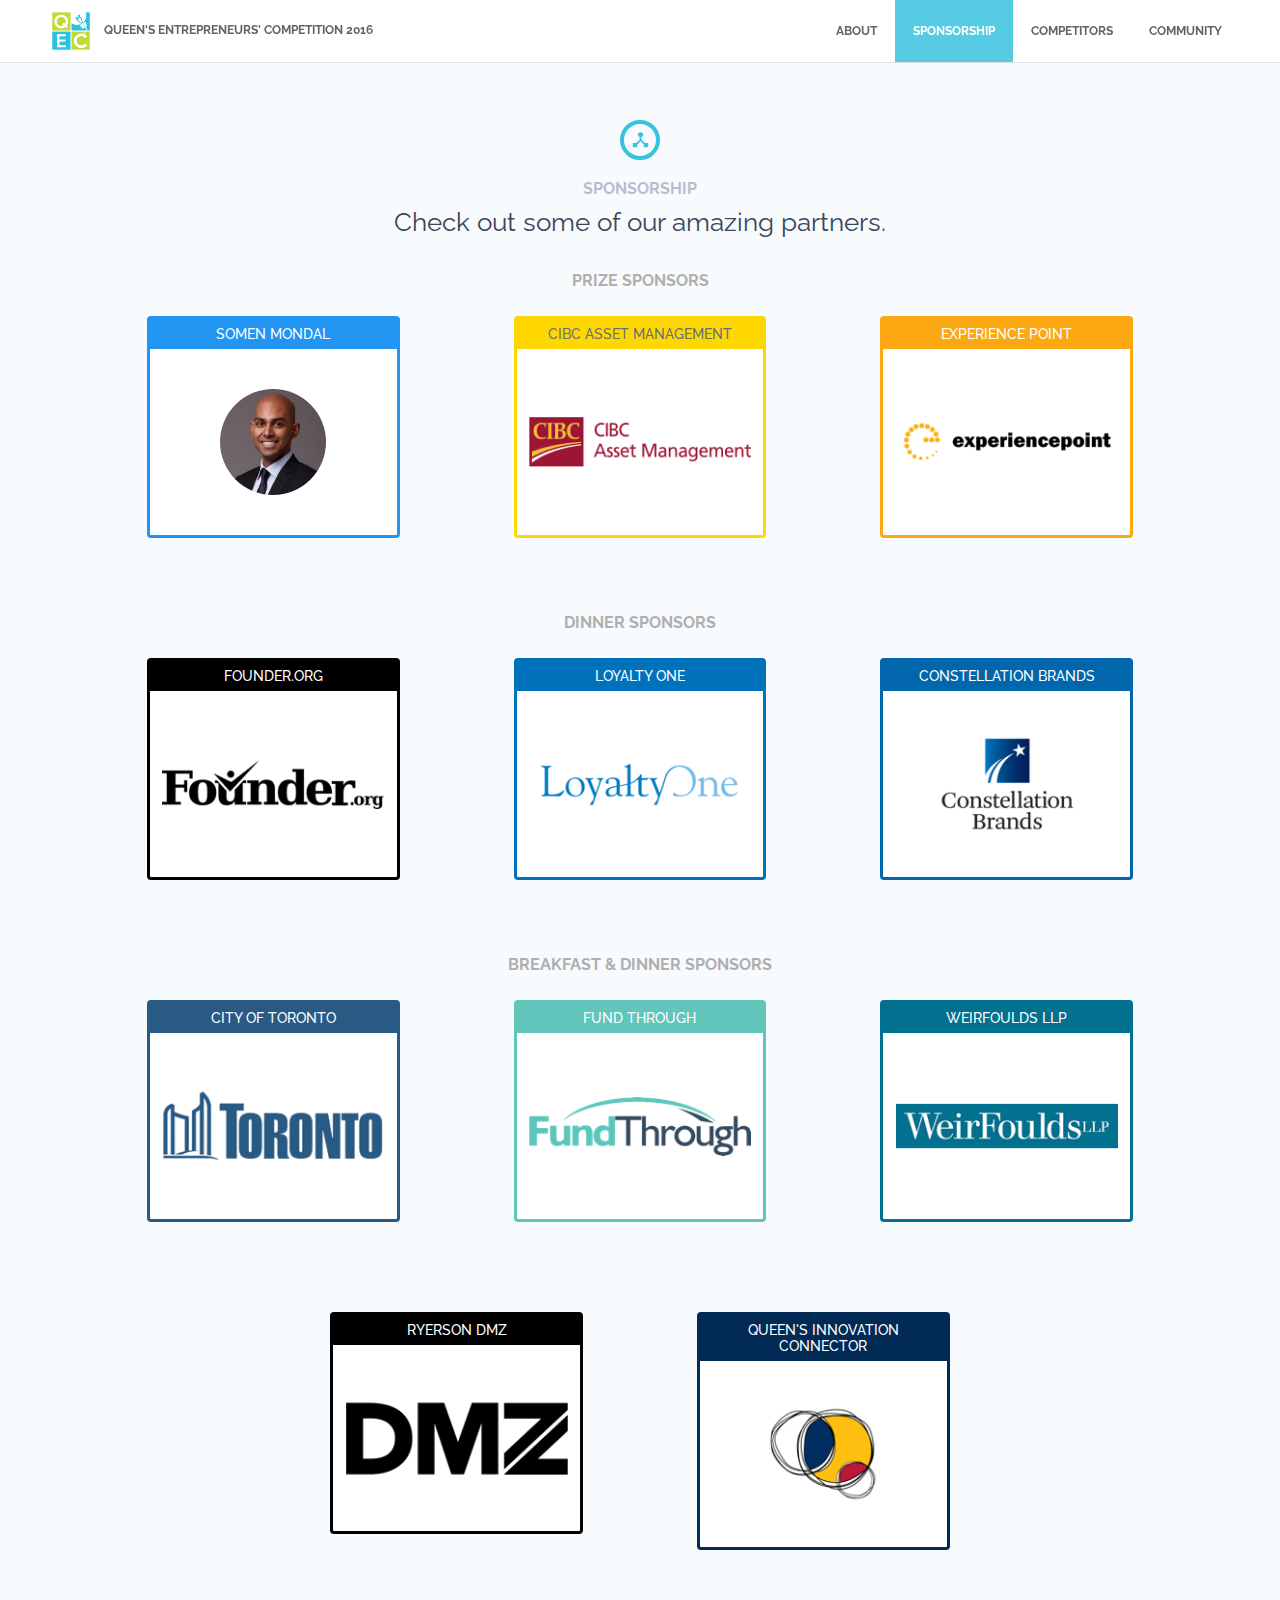
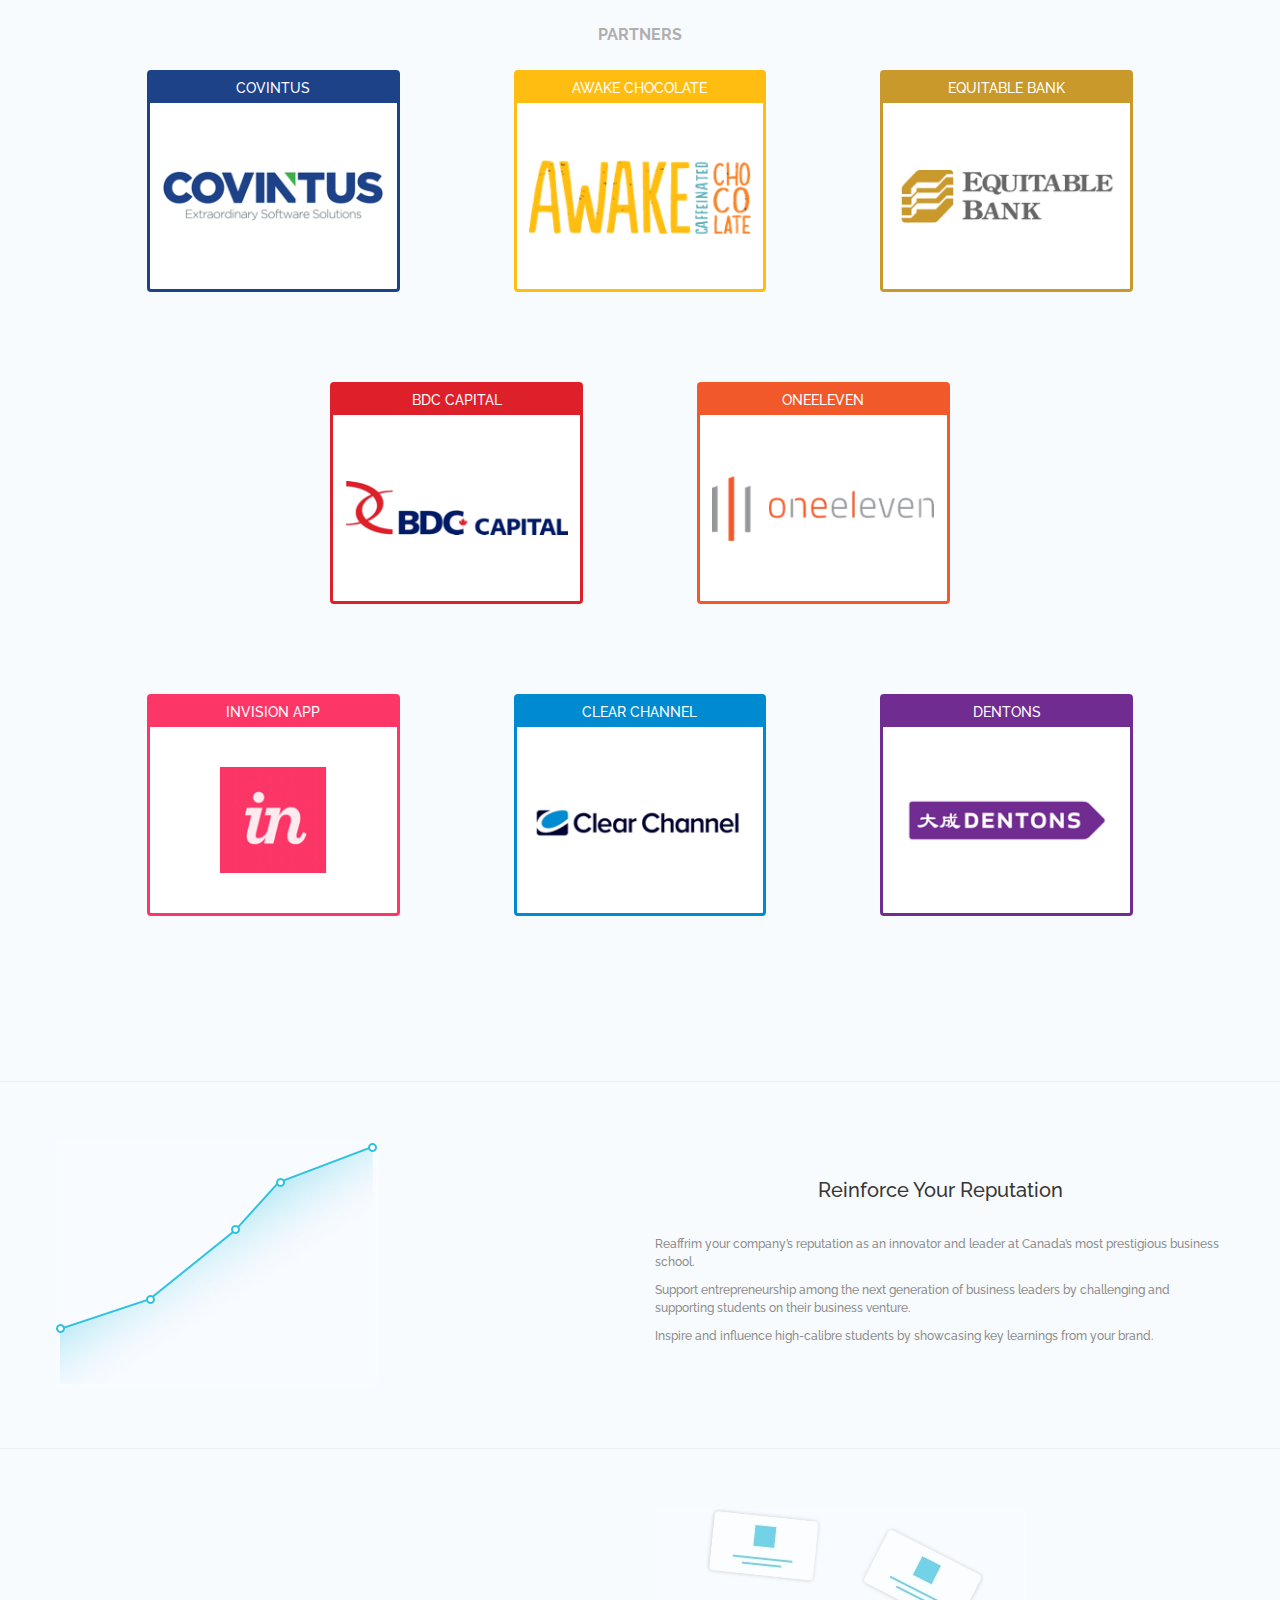
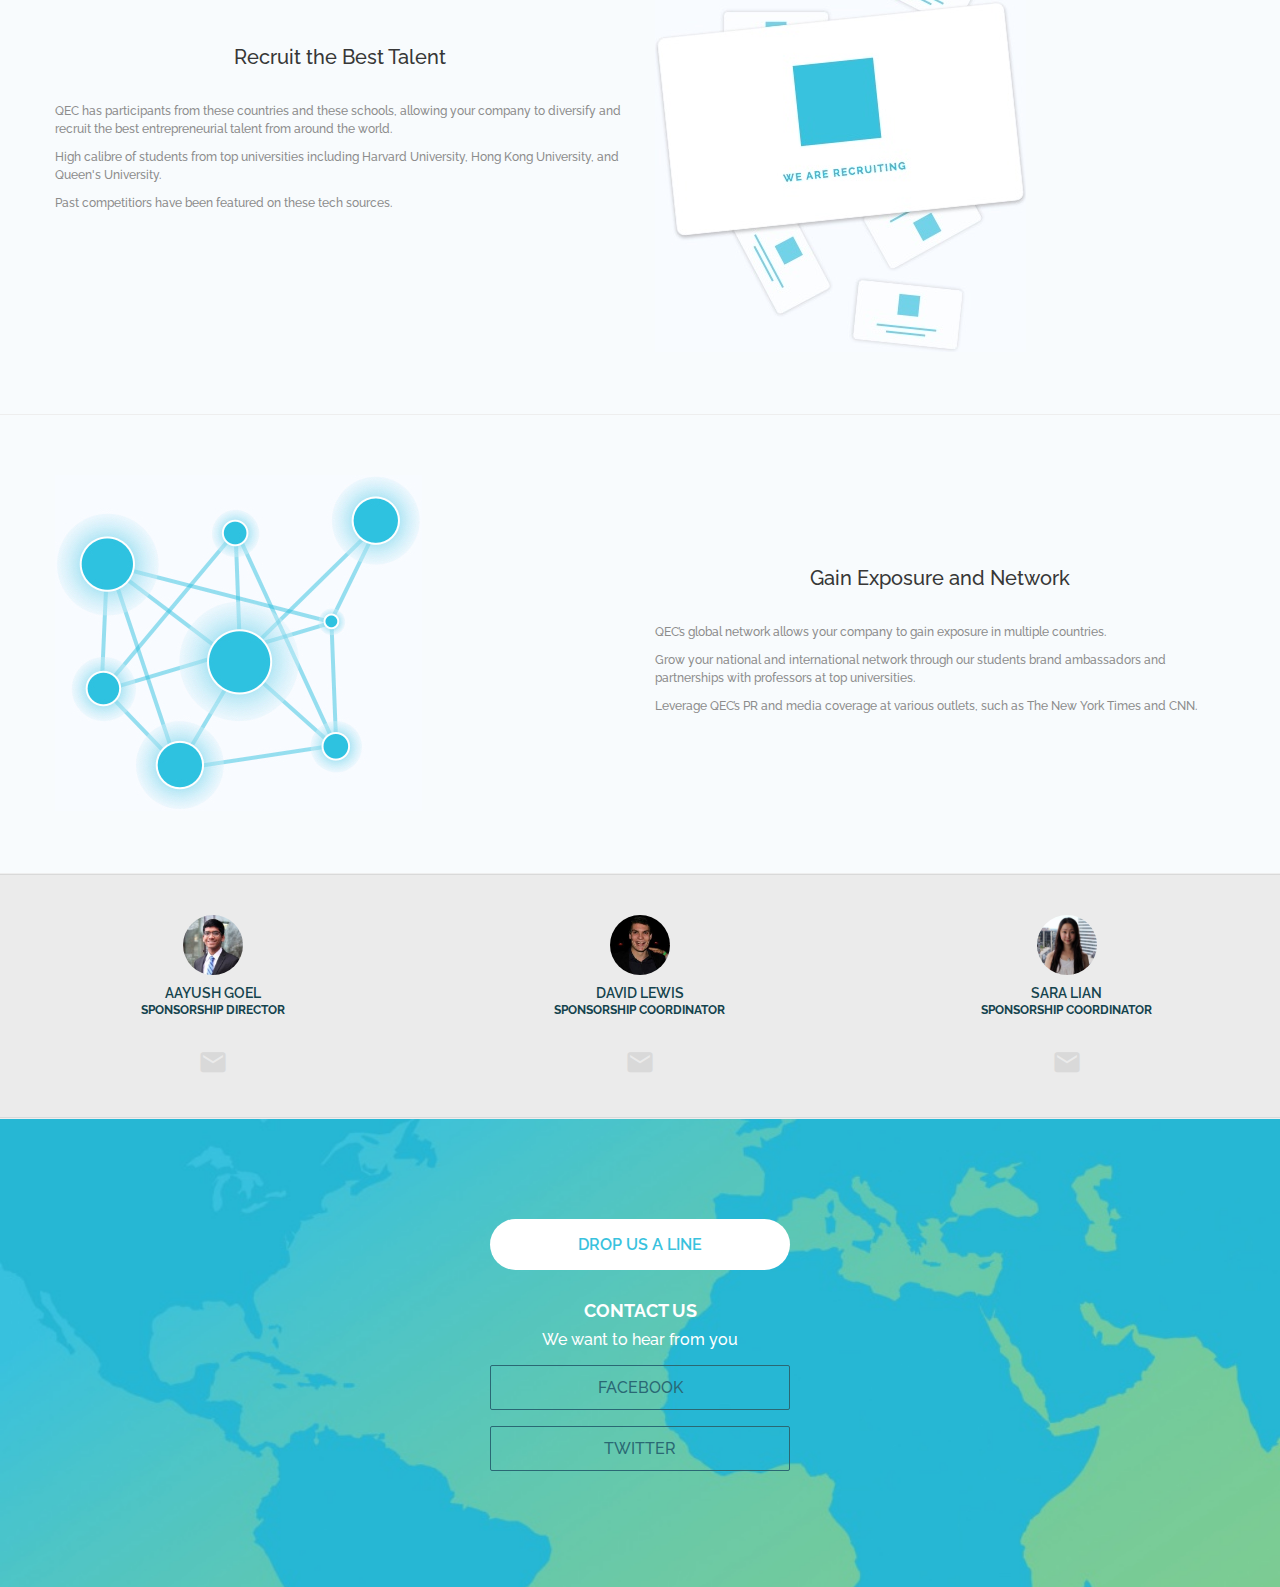
<file: sponsorship/index.html>
<!DOCTYPE html>
	<html>
		<head>
			
			<!-- meta -->
			<meta charset="utf-8">
			<meta name="viewport" content="width=device-width, initial-scale=1">

			<!-- title -->
			<title>Sponsorship - The Queen's Entrepreneurs' Competition 2016</title>
			
			<!-- styles -->
			<link href="../assets/sass/vendors/bootstrap.css" rel="stylesheet">
			<link href="../assets/sass/main.css" rel="stylesheet">

			<!-- script -->
			<script src="//ajax.googleapis.com/ajax/libs/jquery/1.10.2/jquery.min.js"></script>
			<script src="../assets/js/qec.js"></script>

		</head>
		<body class="lightblue">

			<!-- nav -->
			<header class=" [ main-nav ] ">
				<nav class=" [ main-nav__container ] ">
					<ul class=" [ main-nav__links cf ] ">
						<li class=" [ navigation__link__container--left main-nav__link__container navigation__link__container--current ] ">
							<a href="../" class=" [ main-nav__link navigation__link__logo ] "><img class=" [ navigation__logo ] " src="../assets/images/logo/qec.svg" /> Queen's Entrepreneurs' Competition 2016</a>
						</li>
						<li class=" [ main-nav__link__container ] ">
							<a href="../community" class=" [ main-nav__link ] ">Community</a>
						</li>
						<li class=" [ main-nav__link__container ] ">
							<a href="../competitors" class=" [ main-nav__link ] ">Competitors</a>
						</li>
						<li class=" [ main-nav__link__container ] ">
							<a href="#" class=" [ main-nav__link main-nav__link--active ] ">Sponsorship</a>
						</li>
						<li class=" [ main-nav__link__container ] ">
							<a href="../history" class=" [ main-nav__link ] ">About</a>
						</li>
					</ul>
				</nav>
			</header>

			<!-- masthead -->
			<div class=" [ container-fluid ] ">
				<div class=" [ row row--masthead ] ">
					<div class=" [ container masthead ] ">
						<div class=" [ row ] ">
							<div class=" [ col-md-12 ] ">
								<i class=" [ masthead__icon ] "></i>
								<h1 class=" [ masthead__catch masthead__catch--dark ] ">SPONSORSHIP</h1>
								<p class=" [ masthead__description masthead__description--dark ] ">Check out some of our amazing partners.</p>
							</div>
						</div>

						<div class=" [ row row--top-40 ] ">

							<h3 class="sponsor__header">Prize Sponsors</h3>

							<div class=" [ col-md-4 ] ">

								<article class=" [ partner partner--somen ] ">
									<header class=" [ partner__header ] ">Somen Mondal</header>
									<div class=" [ partner__logo ] ">
										<img src="../assets/images/logos/3579ce5.jpg" class=" [ partner__image partner__image--somen ] ">
									</div>
								</article>

							</div>
							<div class=" [ col-md-4 ] ">

								<article class=" [ partner partner--gold ] ">
									<header class=" [ partner__header ] ">CIBC Asset Management</header>
									<div class=" [ partner__logo ] ">
										<img src="../assets/images/logos/CIBC_logo.png" class=" [ partner__image ] ">
									</div>
								</article>

							</div>
							<div class=" [ col-md-4 ] ">

								<article class=" [ partner partner--experience ] ">
									<header class=" [ partner__header ] ">Experience Point</header>
									<div class=" [ partner__logo ] ">
										<img src="../assets/images/logos/g.png" class=" [ partner__image ] ">
									</div>
								</article>

							</div>
						</div>

						<div class=" [ row row--top-40 ] ">

							<h3 class="sponsor__header">Dinner Sponsors</h3>

							<div class=" [ col-md-4 ] ">

								<article class=" [ partner partner--founder ] ">
									<header class=" [ partner__header ] ">Founder.org</header>
									<div class=" [ partner__logo ] ">
										<img src="../assets/images/logos/founder_logo.png" class=" [ partner__image ] ">
									</div>
								</article>

							</div>

							<div class=" [ col-md-4 ] ">

								<article class=" [ partner partner--loyalty ] ">
									<header class=" [ partner__header ] ">Loyalty One</header>
									<div class=" [ partner__logo ] ">
										<img src="../assets/images/logos/loyalty.png" class=" [ partner__image ] ">
									</div>
								</article>

							</div>
							<div class=" [ col-md-4 ] ">

								<article class=" [ partner partner--constellation ] ">
									<header class=" [ partner__header ] ">Constellation Brands</header>
									<div class=" [ partner__logo ] ">
										<img src="../assets/images/logos/RGB_Vert.png" class=" [ partner__image ] ">
									</div>
								</article>

							</div>
							
						</div>

						<div class=" [ row row--top-40 ] ">

							<h3 class="sponsor__header">Breakfast & Dinner Sponsors</h3>

							<div class=" [ col-md-4 ] ">

								<article class=" [ partner partner--toronto ] ">
									<header class=" [ partner__header ] ">City of Toronto</header>
									<div class=" [ partner__logo ] ">
										<img src="../assets/images/logos/City_of_Toronto_Logo.png" class=" [ partner__image ] ">
									</div>
								</article>

							</div>
							<div class=" [ col-md-4 ] ">

								<article class=" [ partner partner--fund-through ] ">
									<header class=" [ partner__header ] ">Fund Through</header>
									<div class=" [ partner__logo ] ">
										<img src="../assets/images/logos/mainlogo-highresolution.png" class=" [ partner__image ] ">
									</div>
								</article>

							</div>
							<div class=" [ col-md-4 ] ">

								<article class=" [ partner partner--weirfoulds ] ">
									<header class=" [ partner__header ] ">WeirFoulds LLP</header>
									<div class=" [ partner__logo ] ">
										<img src="../assets/images/logos/img1365_WeirFoulds-2014.png" class=" [ partner__image ] ">
									</div>
								</article>

							</div>

						</div>

						<div class=" [ row row--top-40 ] ">
							<div class=" [ col-md-2 ] "></div>
							<div class=" [ col-md-4 ] ">

								<article class=" [ partner partner--ryerson ] ">
									<header class=" [ partner__header ] ">Ryerson DMZ</header>
									<div class=" [ partner__logo ] ">
										<img src="../assets/images/logos/DMZ_logoBlack-01.png" class=" [ partner__image ] ">
									</div>
								</article>

							</div>
							<div class=" [ col-md-4 ] ">

								<article class=" [ partner partner--qic ] ">
									<header class=" [ partner__header ] ">Queen's Innovation Connector</header>
									<div class=" [ partner__logo ] ">
										<img src="../assets/images/logos/qic.png" class=" [ partner__image ] ">
									</div>
								</article>

							</div>

							<div class=" [ col-md-2 ] "></div>
						</div>

						<div class=" [ row row--top-40 ] ">

							<h3 class="sponsor__header">Partners</h3>

							<div class=" [ col-md-4 ] ">

								<article class=" [ partner partner--covintus ] ">
									<header class=" [ partner__header ] ">Covintus</header>
									<div class=" [ partner__logo ] ">
										<img src="../assets/images/logos/Covintus-logo-with-slogan.png" class=" [ partner__image ] ">
									</div>
								</article>

							</div>
							<div class=" [ col-md-4 ] ">

								<article class=" [ partner partner--awake ] ">
									<header class=" [ partner__header ] ">Awake Chocolate</header>
									<div class=" [ partner__logo ] ">
										<img src="../assets/images/logos/awake_logo_new.png" class=" [ partner__image ] ">
									</div>
								</article>

							</div>

							<div class=" [ col-md-4 ] ">

								<article class=" [ partner partner--bank ] ">
									<header class=" [ partner__header ] ">Equitable Bank</header>
									<div class=" [ partner__logo ] ">
										<img src="../assets/images/logos/logo.png" class=" [ partner__image ] ">
									</div>
								</article>

							</div>
						</div>

						<div class=" [ row row--top-40 ] ">
							<div class=" [ col-md-2 ] "></div>
							<div class=" [ col-md-4 ] ">

								<article class=" [ partner partner--bdc ] ">
									<header class=" [ partner__header ] ">BDC Capital</header>
									<div class=" [ partner__logo ] ">
										<img src="../assets/images/logos/BDC_Capital_RGB.png" class=" [ partner__image ] ">
									</div>
								</article>

							</div>
							<div class=" [ col-md-4 ] ">

								<article class=" [ partner partner--oneeleven ] ">
									<header class=" [ partner__header ] ">OneEleven</header>
									<div class=" [ partner__logo ] ">
										<img src="../assets/images/logos/111Logo-copy-300x87.png" class=" [ partner__image ] ">
									</div>
								</article>

							</div>

							<div class=" [ col-md-2 ] "></div>
						</div>

						<div class=" [ row row--top-40 ] ">
							<div class=" [ col-md-4 ] ">

								<article class=" [ partner partner--invision ] ">
									<header class=" [ partner__header ] ">Invision App</header>
									<div class=" [ partner__logo ] ">
										<img src="../assets/images/logos/logo_invision_2.png" class=" [ partner__image ] ">
									</div>
								</article>

							</div>
							<div class=" [ col-md-4 ] ">

								<article class=" [ partner partner--clear ] ">
									<header class=" [ partner__header ] ">Clear Channel</header>
									<div class=" [ partner__logo ] ">
										<img src="../assets/images/logos/clear.png" class=" [ partner__image ] ">
									</div>
								</article>

							</div>

							<div class=" [ col-md-4 ] ">

								<article class=" [ partner partner--dentons ] ">
									<header class=" [ partner__header ] ">Dentons</header>
									<div class=" [ partner__logo ] ">
										<img src="../assets/images/logos/Dacheng-Dentons-logo-purple-web.png" class=" [ partner__image ] ">
									</div>
								</article>

							</div>
						</div>

					</div>
				</div>
			</div>

			<hr>

			<!-- reinforce your reputation -->
			<div class=" [ container container--content ] ">
				<div class=" [ row row--flex ] ">
					<div class=" [ col-md-6 content ] ">
						<img src="../assets/images/graphic/climbing.rep.jpg">
					</div>
					<div class=" [ col-md-6 content ] ">
						<h3 class=" [ content__heading ] ">Reinforce Your Reputation</h3>
						<p class=" [ content__bullet ] ">Reaffrim your company’s reputation as an innovator and leader at Canada’s most prestigious business school.</p>
						<p class=" [ content__bullet ] ">Support entrepreneurship among the next generation of business leaders by challenging and supporting students on their business venture.</p>
						<p class=" [ content__bullet ] ">Inspire and influence high-calibre students by showcasing key learnings from your brand.</p>
					</div>
				</div>
			</div>

			<hr>

			<!-- recruit the best talent -->
			<div class=" [ container container--content ] ">
				<div class=" [ row row--flex ] ">
					<div class=" [ col-md-6 content ] ">
						<h3 class=" [ content__heading ] ">Recruit the Best Talent</h3>
						<p class=" [ content__bullet ] ">QEC has participants from these countries and these schools, allowing your company to diversify and recruit the best entrepreneurial talent from around the world.</p>
						<p class=" [ content__bullet ] ">High calibre of students from top universities including Harvard University, Hong Kong University, and Queen's University.</p>
						<p class=" [ content__bullet ] ">Past competitiors have been featured on these tech sources.</p>
					</div>
					<div class=" [ col-md-6 content ] ">
						<img src="../assets/images/graphic/we.are.recruiting.jpg">
					</div>
				</div>
			</div>

			<hr>

			<!-- gain exposure and network -->
			<div class=" [ container container--content ] ">
				<div class=" [ row row--flex ] ">
					<div class=" [ col-md-6 content ] ">
						<img src="../assets/images/graphic/network.jpg">
					</div>
					<div class=" [ col-md-6 content ] ">
						<h3 class=" [ content__heading ] ">Gain Exposure and Network</h3>
						<p class=" [ content__bullet ] ">QEC’s global network allows your company to gain exposure in multiple countries.</p>
						<p class=" [ content__bullet ] ">Grow your national and international network through our students brand ambassadors and partnerships with professors at top universities.</p>
						<p class=" [ content__bullet ] ">Leverage QEC’s PR and media coverage at various outlets, such as The New York Times and CNN.</p>
					</div>
				</div>
			</div>

			<hr>

			<!-- thank you for considering us -->
			<div class=" [ container-fluid ] " id="sponsorcoord">
				<div class=" [ row row--comp-coord ] ">
					<div class=" [ col-md-4 ] ">
						<a href="mailto:aayush.goel@theqec.com" class=" [ comp-coordinator ] ">
							<img class=" [ comp-coordinator__avatar ] " src="../assets/images/graphic/avatars/aayush.goel.jpg">
							<p class=" [ comp-coordinator__name ] ">Aayush Goel</p>
							<p class=" [ comp-coordinator__region ] ">Sponsorship Director</p>
							<i class=" [ comp-coordinator__icon ] "></i>
						</a>
					</div>
					<div class=" [ col-md-4 ] ">
						<a href="mailto:david.lewis@theqec.com" class=" [ comp-coordinator ] ">
							<img class=" [ comp-coordinator__avatar ] " src="../assets/images/graphic/avatars/david.lewis.jpg">
							<p class=" [ comp-coordinator__name ] ">David Lewis</p>
							<p class=" [ comp-coordinator__region ] ">Sponsorship Coordinator</p>
							<i class=" [ comp-coordinator__icon ] "></i>
						</a>
					</div>
					<div class=" [ col-md-4 ] ">
						<a href="mailto:sara.lian@theqec.com" class=" [ comp-coordinator ] ">
							<img class=" [ comp-coordinator__avatar ] " src="../assets/images/graphic/avatars/sara.lian.jpg">
							<p class=" [ comp-coordinator__name ] ">Sara Lian</p>
							<p class=" [ comp-coordinator__region ] ">Sponsorship Coordinator</p>
							<i class=" [ comp-coordinator__icon ] "></i>
						</a>
					</div>
				</div>
			</div>
			<!-- <div class=" [ container ] ">
				<div class=" [ row ] ">
					<div class=" [ col-md-4 ] ">
						<span class=" [ poc ] ">
							<span class=" [ poc__avatar ] "></span>
							<p class=" [ poc__name ] ">Aayush Goel</p>
							<p class=" [ poc__position ] ">Sponsorship Diretor</p>
							<p class=" [ poc__number ] ">613-583-7383</p>
							<a class=" [ poc__email ] ">aayush.goel@queensu.ca</a>
						</span>
					</div>
					<div class=" [ col-md-4 ] ">
						<span class=" [ poc ] ">
							<span class=" [ poc__avatar ] "></span>
							<p class=" [ poc__name ] ">David Lewis</p>
							<p class=" [ poc__position ] ">Sponsorship Coordinator</p>
							<p class=" [ poc__number ] ">613-214-9435</p>
							<a class=" [ poc__email ] ">david.lewis@queensu.ca</a>
						</span>
					</div>
					<div class=" [ col-md-4 ] ">
						<span class=" [ poc ] ">
							<span class=" [ poc__avatar ] "></span>
							<p class=" [ poc__name ] ">Sara Lian</p>
							<p class=" [ poc__position ] ">Sponsorship Diretor</p>
							<p class=" [ poc__number ] ">613-449-5191</p>
							<a class=" [ poc__email ] ">sara.lian@queensu.ca</a>
						</span>
					</div>
				</div>
			</div> -->

			<hr>

			<!-- contact/footer -->
			<div class=" [ container-fluid ] ">
				<div class=" [ row contact ] ">
					<a href="mailto:info@theqec.com" class=" [ button button--contact ] ">Drop Us A Line</a>
					<h4 class=" [ contact__header ] ">Contact Us</h4>
					<p class=" [ contact__description ] ">We want to hear from you</p>

					<a href="https://www.facebook.com/TheQueensEntrepreneursCompetition?fref=ts" target="blank" class=" [ button button--social ] ">Facebook</a>
					<a href="https://twitter.com/theqec" target="blank" class=" [ button button--social ] ">Twitter</a>
				</div>
			</div>

			<!-- scripts -->
			<script>
				(function(i,s,o,g,r,a,m){i['GoogleAnalyticsObject']=r;i[r]=i[r]||function(){
				(i[r].q=i[r].q||[]).push(arguments)},i[r].l=1*new Date();a=s.createElement(o),
				m=s.getElementsByTagName(o)[0];a.async=1;a.src=g;m.parentNode.insertBefore(a,m)
				})(window,document,'script','//www.google-analytics.com/analytics.js','ga');

				ga('create', 'UA-66246612-1', 'auto');
				ga('send', 'pageview');
			</script>

		</body>
	</html>
</file>
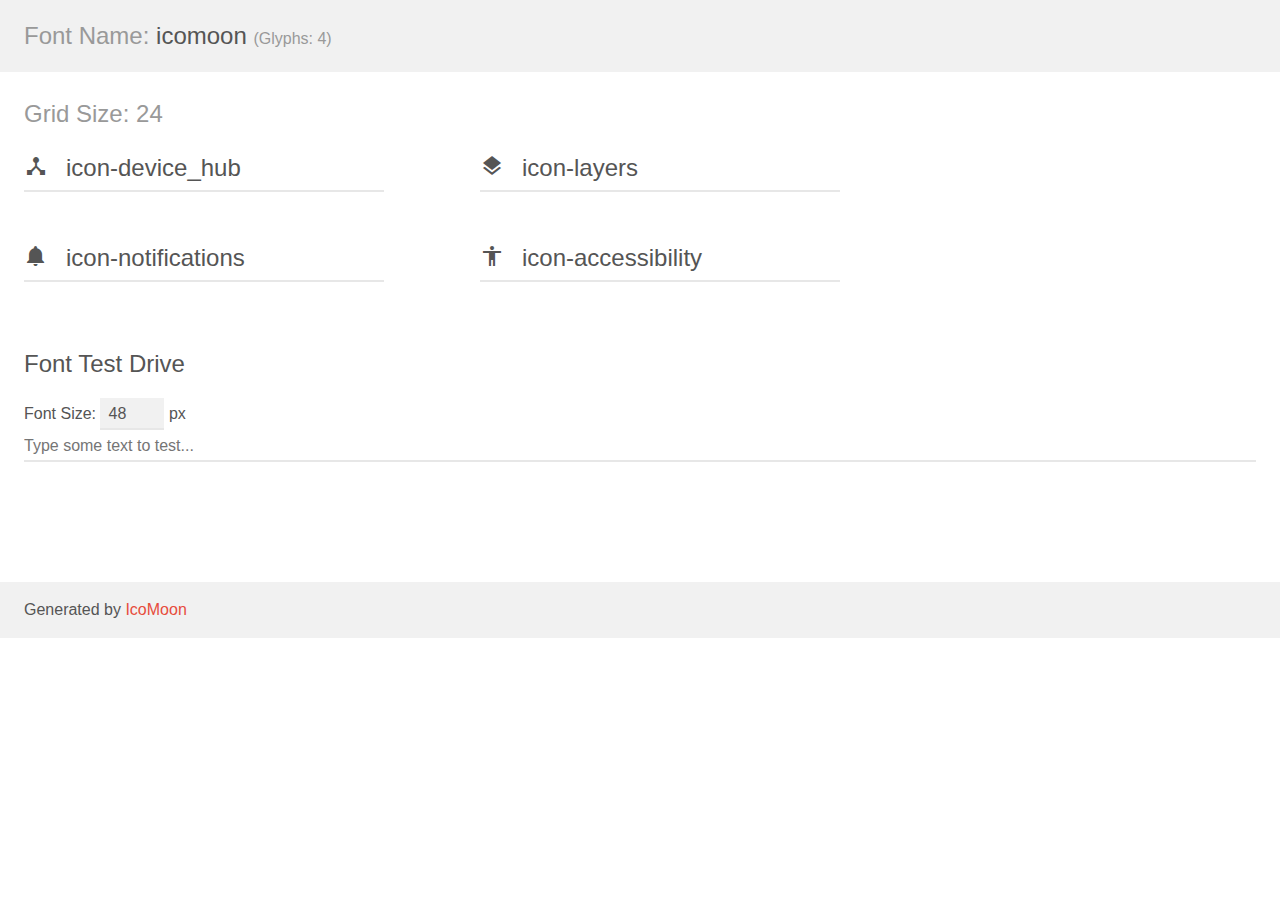
<file: assets/fonts/icomoon/demo.html>
<!doctype html>
<html>
<head>
	<meta charset="utf-8">
	<title>IcoMoon Demo</title>
	<meta name="description" content="An Icon Font Generated By IcoMoon.io">
	<meta name="viewport" content="width=device-width, initial-scale=1">
	<link rel="stylesheet" href="demo-files/demo.css">
	<link rel="stylesheet" href="style.css"></head>
<body>
	<div class="bgc1 clearfix">
		<h1 class="mhmm mvm"><span class="fgc1">Font Name:</span> icomoon <small class="fgc1">(Glyphs:&nbsp;4)</small></h1>
	</div>
	<div class="clearfix mhl ptl">
		<h1 class="mvm mtn fgc1">Grid Size: 24</h1>
		<div class="glyph fs1">
			<div class="clearfix bshadow0 pbs">
				<span class="icon-device_hub">
				
				</span>
				<span class="mls"> icon-device_hub</span>
			</div>
			<fieldset class="fs0 size1of1 clearfix hidden-true">
				<input type="text" readonly value="e130" class="unit size1of2" />
				<input type="text" maxlength="1" readonly value="&#xe130;" class="unitRight size1of2 talign-right" />
			</fieldset>
			<div class="fs0 bshadow0 clearfix hidden-true">
				<span class="unit pvs fgc1">liga: </span>
				<input type="text" readonly value="device_hub" class="liga unitRight" />
			</div>
		</div>
		<div class="glyph fs1">
			<div class="clearfix bshadow0 pbs">
				<span class="icon-layers">
				
				</span>
				<span class="mls"> icon-layers</span>
			</div>
			<fieldset class="fs0 size1of1 clearfix hidden-true">
				<input type="text" readonly value="e1d3" class="unit size1of2" />
				<input type="text" maxlength="1" readonly value="&#xe1d3;" class="unitRight size1of2 talign-right" />
			</fieldset>
			<div class="fs0 bshadow0 clearfix hidden-true">
				<span class="unit pvs fgc1">liga: </span>
				<input type="text" readonly value="layers" class="liga unitRight" />
			</div>
		</div>
		<div class="glyph fs1">
			<div class="clearfix bshadow0 pbs">
				<span class="icon-notifications">
				
				</span>
				<span class="mls"> icon-notifications</span>
			</div>
			<fieldset class="fs0 size1of1 clearfix hidden-true">
				<input type="text" readonly value="e24a" class="unit size1of2" />
				<input type="text" maxlength="1" readonly value="&#xe24a;" class="unitRight size1of2 talign-right" />
			</fieldset>
			<div class="fs0 bshadow0 clearfix hidden-true">
				<span class="unit pvs fgc1">liga: </span>
				<input type="text" readonly value="notifications" class="liga unitRight" />
			</div>
		</div>
		<div class="glyph fs1">
			<div class="clearfix bshadow0 pbs">
				<span class="icon-accessibility">
				
				</span>
				<span class="mls"> icon-accessibility</span>
			</div>
			<fieldset class="fs0 size1of1 clearfix hidden-true">
				<input type="text" readonly value="e264" class="unit size1of2" />
				<input type="text" maxlength="1" readonly value="&#xe264;" class="unitRight size1of2 talign-right" />
			</fieldset>
			<div class="fs0 bshadow0 clearfix hidden-true">
				<span class="unit pvs fgc1">liga: </span>
				<input type="text" readonly value="accessibility" class="liga unitRight" />
			</div>
		</div>
	</div>

	<!--[if gt IE 8]><!-->
	<div class="mhl clearfix mbl">
		<h1>Font Test Drive</h1>
		<label>
			Font Size: <input id="fontSize" type="number" class="textbox0 mbm"
			min="8" value="48" />
			px
		</label>
		<input id="testText" type="text" class="phl size1of1 mvl"
		placeholder="Type some text to test..." value=""/>
		</label>
		<div id="testDrive" class="icon-">&nbsp;
		</div>
	</div>
	<!--<![endif]-->
	<div class="bgc1 clearfix">
		<p class="mhl">Generated by <a href="https://icomoon.io/app">IcoMoon</a></p>
	</div>

	<script src="demo-files/demo.js"></script>
</body>
</html>
</file>
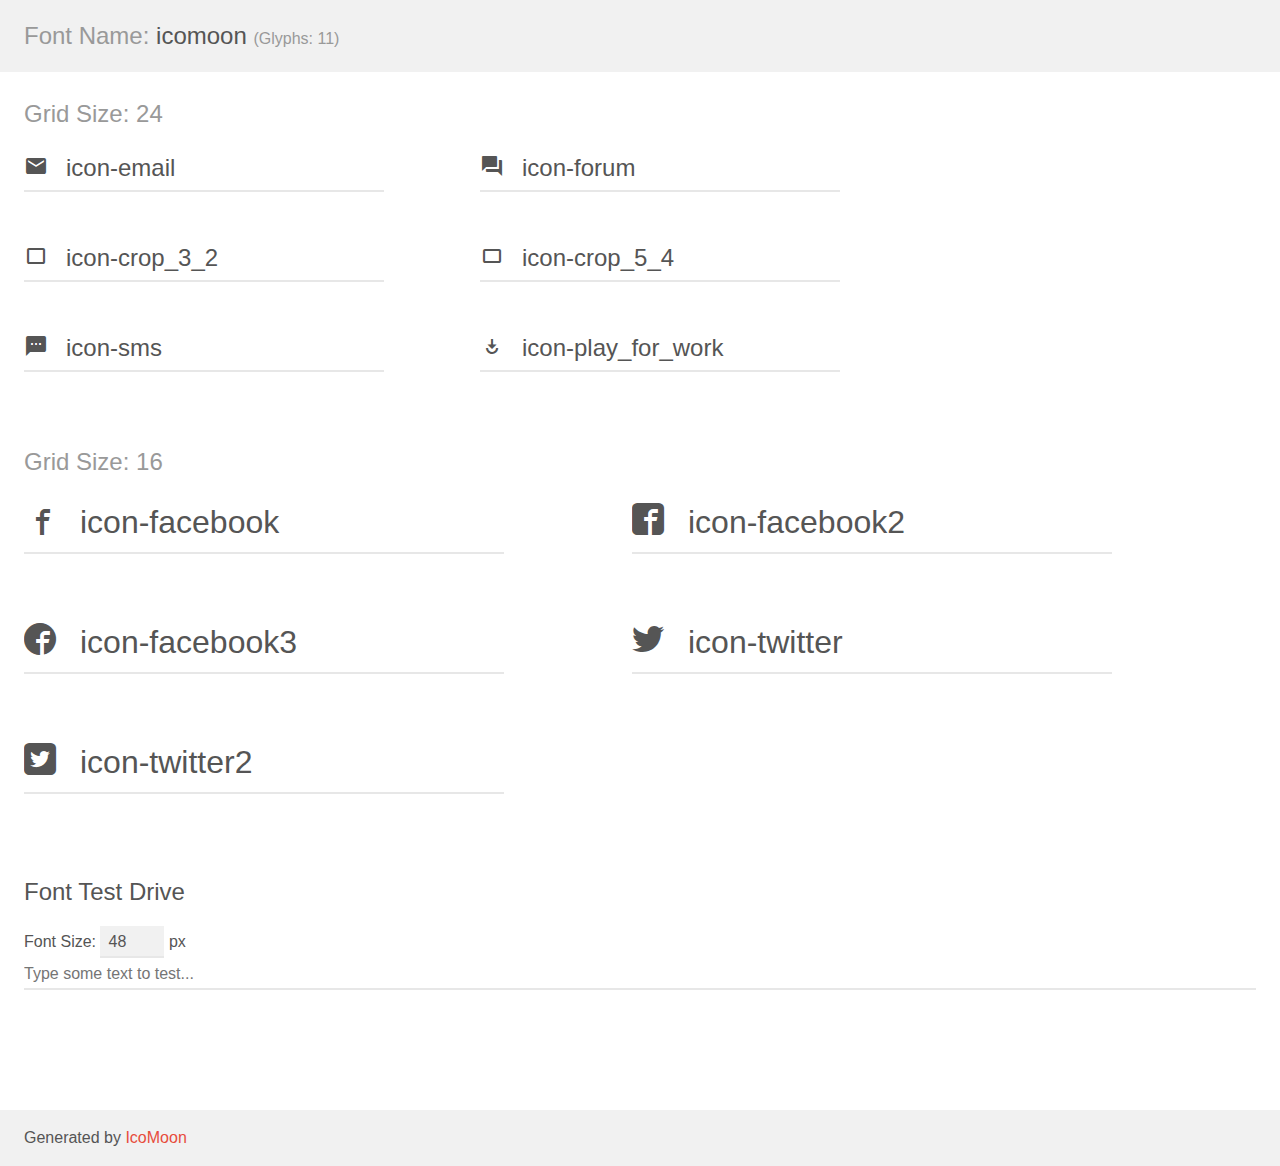
<file: assets/fonts/icomoon2/demo.html>
<!doctype html>
<html>
<head>
	<meta charset="utf-8">
	<title>IcoMoon Demo</title>
	<meta name="description" content="An Icon Font Generated By IcoMoon.io">
	<meta name="viewport" content="width=device-width, initial-scale=1">
	<link rel="stylesheet" href="demo-files/demo.css">
	<link rel="stylesheet" href="style.css"></head>
<body>
	<div class="bgc1 clearfix">
		<h1 class="mhmm mvm"><span class="fgc1">Font Name:</span> icomoon <small class="fgc1">(Glyphs:&nbsp;11)</small></h1>
	</div>
	<div class="clearfix mhl ptl">
		<h1 class="mvm mtn fgc1">Grid Size: 24</h1>
		<div class="glyph fs1">
			<div class="clearfix bshadow0 pbs">
				<span class="icon-email">
				
				</span>
				<span class="mls"> icon-email</span>
			</div>
			<fieldset class="fs0 size1of1 clearfix hidden-true">
				<input type="text" readonly value="e04c" class="unit size1of2" />
				<input type="text" maxlength="1" readonly value="&#xe04c;" class="unitRight size1of2 talign-right" />
			</fieldset>
			<div class="fs0 bshadow0 clearfix hidden-true">
				<span class="unit pvs fgc1">liga: </span>
				<input type="text" readonly value="email" class="liga unitRight" />
			</div>
		</div>
		<div class="glyph fs1">
			<div class="clearfix bshadow0 pbs">
				<span class="icon-forum">
				
				</span>
				<span class="mls"> icon-forum</span>
			</div>
			<fieldset class="fs0 size1of1 clearfix hidden-true">
				<input type="text" readonly value="e04d" class="unit size1of2" />
				<input type="text" maxlength="1" readonly value="&#xe04d;" class="unitRight size1of2 talign-right" />
			</fieldset>
			<div class="fs0 bshadow0 clearfix hidden-true">
				<span class="unit pvs fgc1">liga: </span>
				<input type="text" readonly value="forum" class="liga unitRight" />
			</div>
		</div>
		<div class="glyph fs1">
			<div class="clearfix bshadow0 pbs">
				<span class="icon-crop_3_2">
				
				</span>
				<span class="mls"> icon-crop_3_2</span>
			</div>
			<fieldset class="fs0 size1of1 clearfix hidden-true">
				<input type="text" readonly value="e152" class="unit size1of2" />
				<input type="text" maxlength="1" readonly value="&#xe152;" class="unitRight size1of2 talign-right" />
			</fieldset>
			<div class="fs0 bshadow0 clearfix hidden-true">
				<span class="unit pvs fgc1">liga: </span>
				<input type="text" readonly value="crop_3_2" class="liga unitRight" />
			</div>
		</div>
		<div class="glyph fs1">
			<div class="clearfix bshadow0 pbs">
				<span class="icon-crop_5_4">
				
				</span>
				<span class="mls"> icon-crop_5_4</span>
			</div>
			<fieldset class="fs0 size1of1 clearfix hidden-true">
				<input type="text" readonly value="e154" class="unit size1of2" />
				<input type="text" maxlength="1" readonly value="&#xe154;" class="unitRight size1of2 talign-right" />
			</fieldset>
			<div class="fs0 bshadow0 clearfix hidden-true">
				<span class="unit pvs fgc1">liga: </span>
				<input type="text" readonly value="crop_5_4" class="liga unitRight" />
			</div>
		</div>
		<div class="glyph fs1">
			<div class="clearfix bshadow0 pbs">
				<span class="icon-sms">
				
				</span>
				<span class="mls"> icon-sms</span>
			</div>
			<fieldset class="fs0 size1of1 clearfix hidden-true">
				<input type="text" readonly value="e229" class="unit size1of2" />
				<input type="text" maxlength="1" readonly value="&#xe229;" class="unitRight size1of2 talign-right" />
			</fieldset>
			<div class="fs0 bshadow0 clearfix hidden-true">
				<span class="unit pvs fgc1">liga: </span>
				<input type="text" readonly value="sms" class="liga unitRight" />
			</div>
		</div>
		<div class="glyph fs1">
			<div class="clearfix bshadow0 pbs">
				<span class="icon-play_for_work">
				
				</span>
				<span class="mls"> icon-play_for_work</span>
			</div>
			<fieldset class="fs0 size1of1 clearfix hidden-true">
				<input type="text" readonly value="e317" class="unit size1of2" />
				<input type="text" maxlength="1" readonly value="&#xe317;" class="unitRight size1of2 talign-right" />
			</fieldset>
			<div class="fs0 bshadow0 clearfix hidden-true">
				<span class="unit pvs fgc1">liga: </span>
				<input type="text" readonly value="play_for_work" class="liga unitRight" />
			</div>
		</div>
	</div>
	<div class="clearfix mhl ptl">
		<h1 class="mvm mtn fgc1">Grid Size: 16</h1>
		<div class="glyph fs2">
			<div class="clearfix bshadow0 pbs">
				<span class="icon-facebook">
				
				</span>
				<span class="mls"> icon-facebook</span>
			</div>
			<fieldset class="fs0 size1of1 clearfix hidden-true">
				<input type="text" readonly value="e605" class="unit size1of2" />
				<input type="text" maxlength="1" readonly value="&#xe605;" class="unitRight size1of2 talign-right" />
			</fieldset>
			<div class="fs0 bshadow0 clearfix hidden-true">
				<span class="unit pvs fgc1">liga: </span>
				<input type="text" readonly value="facebook, brand6" class="liga unitRight" />
			</div>
		</div>
		<div class="glyph fs2">
			<div class="clearfix bshadow0 pbs">
				<span class="icon-facebook2">
				
				</span>
				<span class="mls"> icon-facebook2</span>
			</div>
			<fieldset class="fs0 size1of1 clearfix hidden-true">
				<input type="text" readonly value="e606" class="unit size1of2" />
				<input type="text" maxlength="1" readonly value="&#xe606;" class="unitRight size1of2 talign-right" />
			</fieldset>
			<div class="fs0 bshadow0 clearfix hidden-true">
				<span class="unit pvs fgc1">liga: </span>
				<input type="text" readonly value="facebook2, brand7" class="liga unitRight" />
			</div>
		</div>
		<div class="glyph fs2">
			<div class="clearfix bshadow0 pbs">
				<span class="icon-facebook3">
				
				</span>
				<span class="mls"> icon-facebook3</span>
			</div>
			<fieldset class="fs0 size1of1 clearfix hidden-true">
				<input type="text" readonly value="e607" class="unit size1of2" />
				<input type="text" maxlength="1" readonly value="&#xe607;" class="unitRight size1of2 talign-right" />
			</fieldset>
			<div class="fs0 bshadow0 clearfix hidden-true">
				<span class="unit pvs fgc1">liga: </span>
				<input type="text" readonly value="facebook3, brand8" class="liga unitRight" />
			</div>
		</div>
		<div class="glyph fs2">
			<div class="clearfix bshadow0 pbs">
				<span class="icon-twitter">
				
				</span>
				<span class="mls"> icon-twitter</span>
			</div>
			<fieldset class="fs0 size1of1 clearfix hidden-true">
				<input type="text" readonly value="e608" class="unit size1of2" />
				<input type="text" maxlength="1" readonly value="&#xe608;" class="unitRight size1of2 talign-right" />
			</fieldset>
			<div class="fs0 bshadow0 clearfix hidden-true">
				<span class="unit pvs fgc1">liga: </span>
				<input type="text" readonly value="twitter, brand11" class="liga unitRight" />
			</div>
		</div>
		<div class="glyph fs2">
			<div class="clearfix bshadow0 pbs">
				<span class="icon-twitter2">
				
				</span>
				<span class="mls"> icon-twitter2</span>
			</div>
			<fieldset class="fs0 size1of1 clearfix hidden-true">
				<input type="text" readonly value="e609" class="unit size1of2" />
				<input type="text" maxlength="1" readonly value="&#xe609;" class="unitRight size1of2 talign-right" />
			</fieldset>
			<div class="fs0 bshadow0 clearfix hidden-true">
				<span class="unit pvs fgc1">liga: </span>
				<input type="text" readonly value="twitter2, brand12" class="liga unitRight" />
			</div>
		</div>
	</div>

	<!--[if gt IE 8]><!-->
	<div class="mhl clearfix mbl">
		<h1>Font Test Drive</h1>
		<label>
			Font Size: <input id="fontSize" type="number" class="textbox0 mbm"
			min="8" value="48" />
			px
		</label>
		<input id="testText" type="text" class="phl size1of1 mvl"
		placeholder="Type some text to test..." value=""/>
		</label>
		<div id="testDrive" class="icon-">&nbsp;
		</div>
	</div>
	<!--<![endif]-->
	<div class="bgc1 clearfix">
		<p class="mhl">Generated by <a href="https://icomoon.io/app">IcoMoon</a></p>
	</div>

	<script src="demo-files/demo.js"></script>
</body>
</html>
</file>
<file: assets/sass/main.css>
@import url(http://fonts.googleapis.com/css?family=Raleway:300,400,500,600,700);
html, body, div, span, applet, object, iframe,
h1, h2, h3, h4, h5, h6, p, blockquote, pre,
a, abbr, acronym, address, big, cite, code,
del, dfn, em, img, ins, kbd, q, s, samp,
small, strike, strong, sub, sup, tt, var,
b, u, i, center,
dl, dt, dd, ol, ul, li,
fieldset, form, label, legend,
table, caption, tbody, tfoot, thead, tr, th, td,
article, aside, canvas, details, embed,
figure, figcaption, footer, header, hgroup,
menu, nav, output, ruby, section, summary,
time, mark, audio, video {
  margin: 0;
  padding: 0;
  border: 0;
  font-size: 100%;
  font: inherit;
  vertical-align: baseline; }

article, aside, details, figcaption, figure,
footer, header, hgroup, menu, nav, section {
  display: block; }

body {
  line-height: 1; }

ol, ul {
  list-style: none; }

blockquote, q {
  quotes: none; }

blockquote:before, blockquote:after,
q:before, q:after {
  content: '';
  content: none; }

table {
  border-collapse: collapse;
  border-spacing: 0; }

@font-face {
  font-family: "materialIcon";
  src: url("../fonts/icomoon/fonts/icomoon.ttf"), url("../fonts/icomoon/fonts/icomoon.eot"), url("../fonts/icomoon/fonts/icomoon.svg"), url("../fonts/icomoon/fonts/icomoon.woff"); }

@font-face {
  font-family: "materialIcon2";
  src: url("../fonts/icomoon2/fonts/icomoon.ttf"), url("../fonts/icomoon2/fonts/icomoon.eot"), url("../fonts/icomoon2/fonts/icomoon.svg"), url("../fonts/icomoon2/fonts/icomoon.woff"); }

.cf:before,
.cf:after {
  content: " ";
  /* 1 */
  display: table;
  /* 2 */ }

.cf:after {
  clear: both;
  display: block; }

.cf {
  /* For IE 6/7 only. Include this rule to trigger hasLayout and contain floats. */
  *zoom: 1; }

* {
  -webkit-box-sizing: border-box;
  -moz-box-sizing: border-box;
  box-sizing: border-box; }

.button {
  font: 500 1.6em/1.1875em "Raleway";
  display: block;
  margin: 0 auto;
  padding: 0.75em;
  width: 18.75em;
  border: 0;
  background: transparent;
  border-radius: 2px;
  text-transform: uppercase;
  text-decoration-style: none;
  text-align: center;
  cursor: pointer;
  transition: background 			0.2s, color 				0.2s, -webkit-transform 	0.1s, -ms-transform 	0.1s, transform 	0.1s; }
  .button:hover, .button:link, .button:hover, .button:active {
    text-decoration: none;
    cursor: pointer; }
  .button:active {
    -webkit-transform: scale(0.975, 0.975);
    -ms-transform: scale(0.975, 0.975);
    transform: scale(0.975, 0.975); }

.button--white {
  border: 1px solid white;
  color: white; }
  .button--white:visited {
    color: white; }
  .button--white:hover {
    background: white;
    color: #39c2de; }

.button--blue {
  border: 1px solid #39c2de;
  color: #39c2de; }
  .button--blue:visited {
    color: #39c2de; }
  .button--blue:hover {
    background: #39c2de;
    color: white; }

.button--fade {
  border: 1px solid #c8c8c8;
  color: #c8c8c8;
  margin-bottom: 60px; }
  .button--fade:visited {
    color: #c8c8c8; }
  .button--fade:hover {
    background: #c8c8c8;
    color: white; }

.button--margin {
  margin-bottom: 60px; }

.button--contact {
  font-weight: 600;
  background: white;
  border-radius: 2em;
  padding: 1em;
  color: #39c2de; }

.button--social {
  margin: 1em auto;
  border: 1px solid #2a6874;
  color: #2a6874; }
  .button--social:visited {
    color: #2a6874; }
  .button--social:hover {
    background: #2a6874;
    color: white; }

body {
  font-size: 62.5%;
  background: whitesmoke; }

.lightblue {
  background: #f8fbfd; }

hr {
  margin: 0; }

.main-nav {
  position: fixed;
  top: 0;
  left: 0;
  width: 100%;
  z-index: 500;
  background: white;
  box-shadow: 0px 1px 0px rgba(0, 0, 0, 0.1); }

.main-nav__container {
  max-width: 120em;
  margin: 0 auto; }

.main-nav__links {
  width: 100%; }

.main-nav__link__container {
  float: right; }

.navigation__link__container--left {
  float: left; }

.main-nav__link {
  font: 700 1.2em "Raleway";
  display: block;
  padding: 2em 1.5em;
  text-transform: uppercase;
  cursor: pointer;
  text-decoration: none;
  color: #646464;
  -webkit-transition: background 0.25s;
  -moz-transition: background 0.25s;
  -o-transition: background 0.25s;
  transition: background 0.25s; }
  .main-nav__link:hover {
    cursor: inherit;
    text-decoration: none;
    background: #f0f0f0;
    color: #646464; }
    .main-nav__link:hover.main-nav__link--active {
      background: rgba(57, 194, 222, 0.85);
      color: white; }
  .main-nav__link:visited {
    text-decoration: none;
    color: #646464; }
    .main-nav__link:visited.main-nav__link--active {
      color: white; }
  .main-nav__link:link {
    cursor: inherit;
    text-decoration: none; }
  .main-nav__link:active {
    cursor: inherit;
    text-decoration: none;
    background: #e1e1e1; }

.navigation__link__logo {
  padding: 0.6em; }

.main-nav__link--active {
  background: rgba(57, 194, 222, 0.85);
  color: white; }

.navigation__logo {
  display: inline-block;
  widht: 4em;
  height: 4em;
  vertical-align: middle;
  margin-right: 0.5em; }

.container--content {
  padding: 6em 0; }

.row--flex {
  display: -webkit-flex;
  display: flex;
  -webkit-flex-direction: rpw;
  flex-direction: row;
  -webkit-align-items: center;
  align-items: center;
  -webkit-justify-content: center;
  justify-content: center; }

.row--top-30 {
  margin-top: 3em; }

.row--top-40 {
  padding: 2.5em 0; }

.row--masthead {
  padding: 12em 0 12em 0; }

.sponsor__header {
  text-align: center;
  font: 700 1.6em/30px "Raleway";
  color: #afafaf;
  text-align: center;
  text-transform: uppercase; }

.row--row--masthead {
  padding: 16em 0 10em 0; }

.row--full-col {
  display: table; }

.row--secondary {
  margin-top: 5em; }

.row--white {
  background: white;
  border-top: 1px solid rgba(0, 0, 0, 0.1); }

.row--subscribe {
  padding: 2em 0; }

.row--comp-coord {
  border-top: 1px solid #d9d9d9;
  border-bottom: 1px solid #d9d9d9;
  background: #ebebeb; }

.col-md-4--full-col {
  display: table-cell;
  vertical-align: top;
  float: none; }

.col-md-6--full-col {
  display: table-cell;
  vertical-align: top;
  float: none; }

.divider {
  border: 1px solid rgba(200, 200, 200, 0.25); }

.masthead .masthead__icon {
  display: block;
  margin: 0 auto;
  width: 2em;
  height: 2em;
  font: 100 2em/1.5em "materialIcon";
  color: rgba(255, 255, 255, 0.5);
  color: #39c2de;
  text-align: center;
  margin-bottom: 0.714285714em;
  border: 4px solid #39c2de;
  border-radius: 1.5em; }
.masthead .masthead__catch {
  font: 700 1.6em/30px "Raleway";
  color: white;
  text-align: center;
  text-transform: uppercase; }
.masthead .masthead__catch--dark {
  color: rgba(160, 170, 190, 0.75); }
.masthead .masthead__catch--sub {
  font: 500 2.6em/30px "Raleway";
  color: #373737;
  text-align: center;
  margin-bottom: 10px;
  text-transform: uppercase; }
.masthead .masthead__catch--sub--sub {
  font: 400 2em/30px "Raleway";
  color: #373737;
  text-align: center;
  margin-bottom: 10px;
  text-transform: uppercase; }
.masthead .masthead__description {
  font: 400 2.6em/1.4em "Raleway";
  margin: 0 auto;
  max-width: 800px;
  color: white;
  text-align: center; }
.masthead .masthead__description--dark {
  color: #3c465a; }
.masthead .masthead__description--sub {
  font: 400 1.8em/24px "Raleway";
  margin: 0 auto;
  max-width: 600px;
  color: #646464;
  text-align: center;
  margin-bottom: 30px; }
.masthead .masthead__helper {
  border-top: 1px solid rgba(255, 255, 255, 0.25);
  padding-top: 3em; }
  .masthead .masthead__helper .masthead__helper__logo {
    display: inline-block;
    width: 20em;
    margin-top: 1em; }
  .masthead .masthead__helper .masthead__helper__text {
    font: 400 2em/28px "Raleway";
    color: white; }

.masthead__qec-logo {
  display: inline-block;
  height: 5em;
  width: 5em;
  background: url("../images/logo/qec.offwhite.png") center center/100% no-repeat; }

.iceberg {
  background: #39c2de; }

.community-housing {
  background: url("../images/backgrounds/community.housing.jpg") center center/100% no-repeat; }

.canoeing {
  background: url("../images/backgrounds/canoeing.jpg") center center/100% no-repeat; }

.entrepreneur-hallway {
  background: url("../images/backgrounds/entrepreneur.hallway.jpg") center center/100% no-repeat;
  background: #39c2de; }

.competitors {
  background: url("../images/backgrounds/radial.fade.png") center center/100% no-repeat; }

.accolades {
  background: #f8f8f8;
  border-top: 1px solid #e0e0e0;
  border-bottom: 1px solid #e0e0e0; }

.accolade {
  padding: 5em 2.5em;
  border-right: 1px solid #e0e0e0; }
  .accolade:last-child {
    border-right: 0; }
  .accolade .accolade__logo__container {
    display: block;
    width: 100%;
    height: 8em;
    margin: 0 auto;
    margin-bottom: 2.5em;
    text-align: center; }
    .accolade .accolade__logo__container .accolade__logo__helper {
      display: inline-block;
      height: 100%;
      vertical-align: middle; }
    .accolade .accolade__logo__container .accolade__logo {
      display: inline-block;
      margin: 0 auto;
      vertical-align: middle;
      max-height: 100%; }
  .accolade .accolade__name {
    font: 500 1.2em "Raleway";
    color: #969696;
    text-align: center;
    text-transform: uppercase;
    margin-bottom: 0.833333333em; }
  .accolade .accolade__quote {
    font: 400 1.6em/24px "Raleway";
    color: #7c7c7c;
    text-align: center; }

.subscribe {
  background: #373b3f; }

.sub__heading {
  font: 500 2.4em "Raleway";
  color: white;
  text-align: center;
  margin-bottom: 0.83333333em; }

.button-link {
  display: block;
  width: intrinsic;
  padding: 1.2em;
  border-radius: 4px;
  margin: 0 auto;
  text-transform: uppercase;
  cursor: pointer; }
  .button-link * {
    cursor: pointer; }
  .button-link:hover, .button-link:active {
    text-decoration: none;
    cursor: pointer; }
  .button-link .button-link__icon {
    float: left;
    font: 100 3.4em "materialIcon";
    margin-right: 0.33333333em;
    color: #707c1d; }
  .button-link.button-link--float {
    margin: 0;
    margin-right: 2em;
    float: left; }
  .button-link .button-link__float-helper {
    float: left; }
  .button-link .button-link__text {
    font: 500 1.4em/18px "Raleway"; }
  .button-link .button-link__text--white {
    color: white; }
  .button-link .button-link__text--blue {
    color: #39c2de; }
  .button-link .button-link__text--primary {
    text-align: left; }
  .button-link .button-link__text--secondary {
    font: 500 1.2em/18px "Raleway";
    text-align: left;
    color: rgba(255, 255, 255, 0.9); }

.button-link--large {
  padding: 2em 3em; }

.button-link--green {
  background: #c4d934; }

.button-link--white {
  background: white; }

.button-link--blue {
  background: #39c2de; }

.button-link--blue--fb {
  background: #425f9c; }

.button-link--blue--twitter {
  background: #55acee; }

.button-link--blue--sponsor {
  background: #93a6b9; }

.community {
  background: #39c2de; }

.section-text {
  font: 500 1.4em/18px "Raleway"; }

.section-text--center {
  text-align: center;
  max-width: 660px;
  margin: 0 auto;
  margin-bottom: 2.857142857em; }

.section-text--white {
  color: white; }

.section-text--blue {
  color: #93a6b9; }

.community > .row {
  background: url("../images/patterns/community.background.svg") center center repeat-x, no-repeat; }

.sponsors {
  display: block;
  margin: 0 auto;
  width: 50em;
  margin-bottom: 3em; }

.content .content__heading {
  font: 500 2em/1.5em "Raleway";
  color: #373737;
  margin-bottom: 1.5em;
  text-align: center; }
.content .content__heading--sub {
  font: 500 2.2em/26px "Raleway";
  color: #373737;
  margin-bottom: 10px;
  text-align: center;
  text-transform: uppercase; }
.content .content__heading--no-margin {
  margin-bottom: 0;
  text-align: center; }
.content .content__bullet {
  font: 500 1.2em/18px "Raleway";
  color: #8c8c8c;
  margin-bottom: 0.83333333em; }
.content .content__bullet--sub {
  font: 400 1.8em/24px "Raleway";
  color: #646464;
  text-align: center; }

.poc {
  display: block;
  margin: 0 auto; }
  .poc .poc__avatar {
    display: block;
    margin: 0 auto;
    height: 6em;
    width: 6em;
    border: 2px solid rgba(170, 170, 170, 0.5);
    border-radius: 3em;
    margin-bottom: 1em; }
  .poc .poc__name {
    text-align: center;
    font: 500 1.2em/15px "Raleway";
    text-transform: uppercase;
    color: #8c8c8c; }
  .poc .poc__position, .poc .poc__number, .poc .poc__email {
    display: block;
    text-align: center;
    font: 500 1.1em/15px "Raleway";
    text-transform: uppercase;
    color: #b4b4b4; }
  .poc .poc__number, .poc .poc__email {
    font-size: 1.2em; }

.graphic--business-pitch {
  display: block;
  margin: 6em auto; }

.sponsor-link {
  font: 700 2em/6.4em "Raleway";
  display: block;
  height: 6.4em;
  width: 100%;
  color: #93a6b9;
  text-align: center;
  text-transform: uppercase; }
  .sponsor-link:hover, .sponsor-link:link, .sponsor-link:hover, .sponsor-link:active {
    text-decoration: none;
    cursor: pointer; }

.sponsor-link--blue {
  color: #39c2de; }

.loyalty-one {
  background: url("../images/logos/lologo.png") center center no-repeat; }

.toronto-entrepreneurs {
  background: url("../images/logos/telogo.png") center center no-repeat; }

.experience-point {
  background: url("../images/logos/eplogo.png") center center no-repeat; }

.queens-school-business {
  background: url("../images/logos/qsblogo.png") center center no-repeat; }

.jackson-triggs {
  background: url("../images/logos/jtlogo.png") center center no-repeat; }

.queens-mba {
  background: url("../images/logos/qmbalogo.png") center center no-repeat; }

.accelerator-center {
  background: url("../images/logos/aclogo.png") center center no-repeat; }

.subscribe__text {
  font: 400 1.6em/22px "Raleway";
  color: #373737; }
  .subscribe__text b {
    font-weight: 600; }

.contact {
  background: url("../images/backgrounds/contact.world.jpg") center center/100% no-repeat;
  padding: 10em 0; }

.contact__header {
  font: 700 1.8em/21px "Raleway";
  color: white;
  text-align: center;
  margin-top: 1.666667em;
  margin-bottom: 0.5555555em;
  text-transform: uppercase; }

.contact__description {
  font: 500 1.6em/18px "Raleway";
  color: white;
  text-align: center; }

.video {
  display: block;
  background: #373737;
  border-radius: 4px;
  margin: 3em auto;
  width: 75em;
  height: 45em;
  box-shadow: 0px 0px 4px rgba(0, 0, 0, 0.2); }

.indicator {
  font: 700 1.4em/16px "Raleway";
  color: #39c2de;
  border: 1px solid red;
  display: block;
  padding: 1.2em;
  margin: 100px auto;
  margin-top: 150px;
  border-radius: 2em;
  border: 1px solid #39c2de;
  background: #39c2de;
  color: white;
  width: intrinsic;
  text-transform: uppercase;
  cursor: pointer; }
  .indicator:hover, .indicator:link, .indicator:hover, .indicator:active {
    text-decoration: none;
    cursor: pointer; }
  .indicator:hover {
    color: white; }

.competitor-awards {
  display: block;
  margin: 0 auto;
  max-width: 520px;
  width: 80%;
  margin-bottom: 5em; }

.comp-coordinator {
  display: block;
  padding: 4em; }

.comp-coordinator__avatar {
  border-radius: 5em;
  display: block;
  margin: 0 auto;
  width: 6em;
  margin-bottom: 1em; }

.comp-coordinator__name {
  text-align: center;
  font: 600 1.4em/16px "Raleway";
  color: #14434d;
  text-transform: uppercase;
  margin-bottom: 2px; }

.comp-coordinator__region {
  text-align: center;
  font: 700 1.2em/14px "Raleway";
  color: #14434d;
  text-transform: uppercase; }

.comp-coordinator__icon {
  display: block;
  width: 100%;
  text-align: center;
  font: 400 3em "materialIcon2";
  color: #d9d9d9;
  margin-top: 1em; }

.rounds {
  padding: 6em 4em;
  width: 50%; }

.round-one {
  background: #39c2de; }

.round-two {
  background: #c3d246; }

.round__header {
  font: 700 2.2em/26px "Raleway";
  color: white;
  text-align: center;
  margin-bottom: 10px;
  text-transform: uppercase; }

.round__description {
  font: 400 1.8em/24px "Raleway";
  color: white;
  text-align: center; }

.round__graphic {
  display: block;
  margin: 0 auto; }

.partner {
  min-width: 8em;
  border-radius: 4px;
  width: 75%;
  margin: 2em auto;
  background: white; }

.partner__logo {
  padding: 4em 0; }

.partner__image {
  width: 90%;
  display: block;
  margin: 0 auto; }

.partner__image--somen {
  width: 106px;
  border-radius: 8em; }

.partner__header,
.partner__footer {
  font: 500 1.4em "Raleway";
  text-transform: uppercase;
  text-align: center;
  padding: 0.5em; }

.partner--platinum {
  border: 3px solid #E5E4E2; }
  .partner--platinum .partner__header,
  .partner--platinum .partner__footer {
    background: #E5E4E2;
    color: #646e82; }

.partner--clear {
  border: 3px solid #008ad0; }
  .partner--clear .partner__header,
  .partner--clear .partner__footer {
    background: #008ad0;
    color: white; }

.partner--gold {
  border: 3px solid #FFD700; }
  .partner--gold .partner__header,
  .partner--gold .partner__footer {
    background: #FFD700;
    color: #646e82; }

.partner--somen {
  border: 3px solid #2294F2; }
  .partner--somen .partner__header,
  .partner--somen .partner__footer {
    background: #2294F2;
    color: white; }

.partner--silver {
  border: 3px solid #C0C0C0; }
  .partner--silver .partner__header,
  .partner--silver .partner__footer {
    background: #C0C0C0;
    color: #646e82; }

.partner--fund-through {
  border: 3px solid #61c5bc; }
  .partner--fund-through .partner__header,
  .partner--fund-through .partner__footer {
    background: #61c5bc;
    color: white; }

.partner--weirfoulds {
  border: 3px solid #01718f; }
  .partner--weirfoulds .partner__header,
  .partner--weirfoulds .partner__footer {
    background: #01718f;
    color: white; }

.partner--toronto {
  border: 3px solid #295a84; }
  .partner--toronto .partner__header,
  .partner--toronto .partner__footer {
    background: #295a84;
    color: white; }

.partner--loyalty {
  border: 3px solid #0072bb; }
  .partner--loyalty .partner__header,
  .partner--loyalty .partner__footer {
    background: #0072bb;
    color: white; }

.partner--experience {
  border: 3px solid #fca813; }
  .partner--experience .partner__header,
  .partner--experience .partner__footer {
    background: #fca813;
    color: white; }

.partner--redbull {
  border: 3px solid #d92149; }
  .partner--redbull .partner__header,
  .partner--redbull .partner__footer {
    background: #d92149;
    color: white; }

.partner--ryerson {
  border: 3px solid black; }
  .partner--ryerson .partner__header,
  .partner--ryerson .partner__footer {
    background: black;
    color: white; }

.partner--founder {
  border: 3px solid black; }
  .partner--founder .partner__header,
  .partner--founder .partner__footer {
    background: black;
    color: white; }

.partner--constellation {
  border: 3px solid #0166ab; }
  .partner--constellation .partner__header,
  .partner--constellation .partner__footer {
    background: #0166ab;
    color: white; }

.partner--invision {
  border: 3px solid #fc3768; }
  .partner--invision .partner__header,
  .partner--invision .partner__footer {
    background: #fc3768;
    color: white; }

.partner--dentons {
  border: 3px solid #712c91; }
  .partner--dentons .partner__header,
  .partner--dentons .partner__footer {
    background: #712c91;
    color: white; }

.partner--covintus {
  border: 3px solid #1d4288; }
  .partner--covintus .partner__header,
  .partner--covintus .partner__footer {
    background: #1d4288;
    color: white; }

.partner--qic {
  border: 3px solid #012a55; }
  .partner--qic .partner__header,
  .partner--qic .partner__footer {
    background: #012a55;
    color: white; }

.partner--awake {
  border: 3px solid #febd10; }
  .partner--awake .partner__header,
  .partner--awake .partner__footer {
    background: #febd10;
    color: white; }

.partner--bank {
  border: 3px solid #c9992b; }
  .partner--bank .partner__header,
  .partner--bank .partner__footer {
    background: #c9992b;
    color: white; }

.partner--bdc {
  border: 3px solid #de202a; }
  .partner--bdc .partner__header,
  .partner--bdc .partner__footer {
    background: #de202a;
    color: white; }

.partner--oneeleven {
  border: 3px solid #f1592b; }
  .partner--oneeleven .partner__header,
  .partner--oneeleven .partner__footer {
    background: #f1592b;
    color: white; }

@media (max-width: 992px) {
  .col-md-4--full-col, .col-md-6--full-col {
    vertical-align: auto;
    display: block; }

  .main-nav__link__container {
    width: 100%; }
    .main-nav__link__container:not(.navigation__link__container--current) {
      display: none; }
    .main-nav__link__container.navigation__link__container--is-visible {
      display: block; }

  .main-nav__link {
    text-align: center; }

  .accolade {
    border-right: 0;
    border-bottom: 1px solid #e0e0e0; }
    .accolade:last-child {
      border-bottom: 0; }

  .video {
    width: 100%; }

  iframe {
    width: 100%; }

  .contact {
    background: url("../images/backgrounds/contact.world.jpg") center center/1024px no-repeat;
    padding: 10em 0; } }
</file>
<file: assets/fonts/icomoon/demo-files/demo.css>
body {
	padding: 0;
	margin: 0;
	font-family: sans-serif;
	font-size: 1em;
	line-height: 1.5;
	color: #555;
	background: #fff;
}
h1 {
	font-size: 1.5em;
	font-weight: normal;
}
small {
	font-size: .66666667em;
}
a {
	color: #e74c3c;
	text-decoration: none;
}
a:hover, a:focus {
	box-shadow: 0 1px #e74c3c;
}
.bshadow0, input {
	box-shadow: inset 0 -2px #e7e7e7;
}
input:hover {
	box-shadow: inset 0 -2px #ccc;
}
input, fieldset {
	font-size: 1em;
	margin: 0;
	padding: 0;
	border: 0;
}
input {
	color: inherit;
	line-height: 1.5;
	height: 1.5em;
	padding: .25em 0;
}
input:focus {
	outline: none;
	box-shadow: inset 0 -2px #449fdb;
}
.glyph {
	font-size: 16px;
	width: 15em;
	padding-bottom: 1em;
	margin-right: 4em;
	margin-bottom: 1em;
	float: left;
	overflow: hidden;
}
.liga {
	width: 80%;
	width: calc(100% - 2.5em);
}
.talign-right {
	text-align: right;
}
.talign-center {
	text-align: center;
}
.bgc1 {
	background: #f1f1f1;
}
.fgc1 {
	color: #999;
}
.fgc0 {
	color: #000;
}
p {
	margin-top: 1em;
	margin-bottom: 1em;
}
.mvm {
	margin-top: .75em;
	margin-bottom: .75em;
}
.mtn {
	margin-top: 0;
}
.mtl, .mal {
	margin-top: 1.5em;
}
.mbl, .mal {
	margin-bottom: 1.5em;
}
.mal, .mhl {
	margin-left: 1.5em;
	margin-right: 1.5em;
}
.mhmm {
	margin-left: 1em;
	margin-right: 1em;
}
.mls {
	margin-left: .25em;
}
.ptl {
	padding-top: 1.5em;
}
.pbs, .pvs {
	padding-bottom: .25em;
}
.pvs, .pts {
	padding-top: .25em;
}
.unit {
	float: left;
}
.unitRight {
	float: right;
}
.size1of2 {
	width: 50%;
}
.size1of1 {
	width: 100%;
}
.clearfix:before, .clearfix:after {
	content: " ";
	display: table;
}
.clearfix:after {
	clear: both;
}
.hidden-true {
	display: none;
}
.textbox0 {
	width: 3em;
	background: #f1f1f1;
	padding: .25em .5em;
	line-height: 1.5;
	height: 1.5em;
}
#testDrive {
	display: block;
	padding-top: 24px;
	line-height: 1.5;
}
.fs0 {
	font-size: 16px;
}
.fs1 {
	font-size: 24px;
}
</file>
<file: assets/fonts/icomoon/style.css>
@font-face {
	font-family: 'icomoon';
	src:url('fonts/icomoon.eot?-75k8sy');
	src:url('fonts/icomoon.eot?#iefix-75k8sy') format('embedded-opentype'),
		url('fonts/icomoon.ttf?-75k8sy') format('truetype'),
		url('fonts/icomoon.woff?-75k8sy') format('woff'),
		url('fonts/icomoon.svg?-75k8sy#icomoon') format('svg');
	font-weight: normal;
	font-style: normal;
}

[class^="icon-"], [class*=" icon-"] {
	font-family: 'icomoon';
	speak: none;
	font-style: normal;
	font-weight: normal;
	font-variant: normal;
	text-transform: none;
	line-height: 1;

	/* Better Font Rendering =========== */
	-webkit-font-smoothing: antialiased;
	-moz-osx-font-smoothing: grayscale;
}

.icon-device_hub:before {
	content: "\e130";
}
.icon-layers:before {
	content: "\e1d3";
}
.icon-notifications:before {
	content: "\e24a";
}
.icon-accessibility:before {
	content: "\e264";
}
</file>
<file: assets/fonts/icomoon2/demo-files/demo.css>
body {
	padding: 0;
	margin: 0;
	font-family: sans-serif;
	font-size: 1em;
	line-height: 1.5;
	color: #555;
	background: #fff;
}
h1 {
	font-size: 1.5em;
	font-weight: normal;
}
small {
	font-size: .66666667em;
}
a {
	color: #e74c3c;
	text-decoration: none;
}
a:hover, a:focus {
	box-shadow: 0 1px #e74c3c;
}
.bshadow0, input {
	box-shadow: inset 0 -2px #e7e7e7;
}
input:hover {
	box-shadow: inset 0 -2px #ccc;
}
input, fieldset {
	font-size: 1em;
	margin: 0;
	padding: 0;
	border: 0;
}
input {
	color: inherit;
	line-height: 1.5;
	height: 1.5em;
	padding: .25em 0;
}
input:focus {
	outline: none;
	box-shadow: inset 0 -2px #449fdb;
}
.glyph {
	font-size: 16px;
	width: 15em;
	padding-bottom: 1em;
	margin-right: 4em;
	margin-bottom: 1em;
	float: left;
	overflow: hidden;
}
.liga {
	width: 80%;
	width: calc(100% - 2.5em);
}
.talign-right {
	text-align: right;
}
.talign-center {
	text-align: center;
}
.bgc1 {
	background: #f1f1f1;
}
.fgc1 {
	color: #999;
}
.fgc0 {
	color: #000;
}
p {
	margin-top: 1em;
	margin-bottom: 1em;
}
.mvm {
	margin-top: .75em;
	margin-bottom: .75em;
}
.mtn {
	margin-top: 0;
}
.mtl, .mal {
	margin-top: 1.5em;
}
.mbl, .mal {
	margin-bottom: 1.5em;
}
.mal, .mhl {
	margin-left: 1.5em;
	margin-right: 1.5em;
}
.mhmm {
	margin-left: 1em;
	margin-right: 1em;
}
.mls {
	margin-left: .25em;
}
.ptl {
	padding-top: 1.5em;
}
.pbs, .pvs {
	padding-bottom: .25em;
}
.pvs, .pts {
	padding-top: .25em;
}
.unit {
	float: left;
}
.unitRight {
	float: right;
}
.size1of2 {
	width: 50%;
}
.size1of1 {
	width: 100%;
}
.clearfix:before, .clearfix:after {
	content: " ";
	display: table;
}
.clearfix:after {
	clear: both;
}
.hidden-true {
	display: none;
}
.textbox0 {
	width: 3em;
	background: #f1f1f1;
	padding: .25em .5em;
	line-height: 1.5;
	height: 1.5em;
}
#testDrive {
	display: block;
	padding-top: 24px;
	line-height: 1.5;
}
.fs0 {
	font-size: 16px;
}
.fs1 {
	font-size: 24px;
}
.fs2 {
	font-size: 32px;
}
</file>
<file: assets/fonts/icomoon2/style.css>
@font-face {
	font-family: 'icomoon';
	src:url('fonts/icomoon.eot?-lm638d');
	src:url('fonts/icomoon.eot?#iefix-lm638d') format('embedded-opentype'),
		url('fonts/icomoon.ttf?-lm638d') format('truetype'),
		url('fonts/icomoon.woff?-lm638d') format('woff'),
		url('fonts/icomoon.svg?-lm638d#icomoon') format('svg');
	font-weight: normal;
	font-style: normal;
}

[class^="icon-"], [class*=" icon-"] {
	font-family: 'icomoon';
	speak: none;
	font-style: normal;
	font-weight: normal;
	font-variant: normal;
	text-transform: none;
	line-height: 1;

	/* Better Font Rendering =========== */
	-webkit-font-smoothing: antialiased;
	-moz-osx-font-smoothing: grayscale;
}

.icon-email:before {
	content: "\e04c";
}
.icon-forum:before {
	content: "\e04d";
}
.icon-crop_3_2:before {
	content: "\e152";
}
.icon-crop_5_4:before {
	content: "\e154";
}
.icon-sms:before {
	content: "\e229";
}
.icon-play_for_work:before {
	content: "\e317";
}
.icon-facebook:before {
	content: "\e605";
}
.icon-facebook2:before {
	content: "\e606";
}
.icon-facebook3:before {
	content: "\e607";
}
.icon-twitter:before {
	content: "\e608";
}
.icon-twitter2:before {
	content: "\e609";
}
</file>
